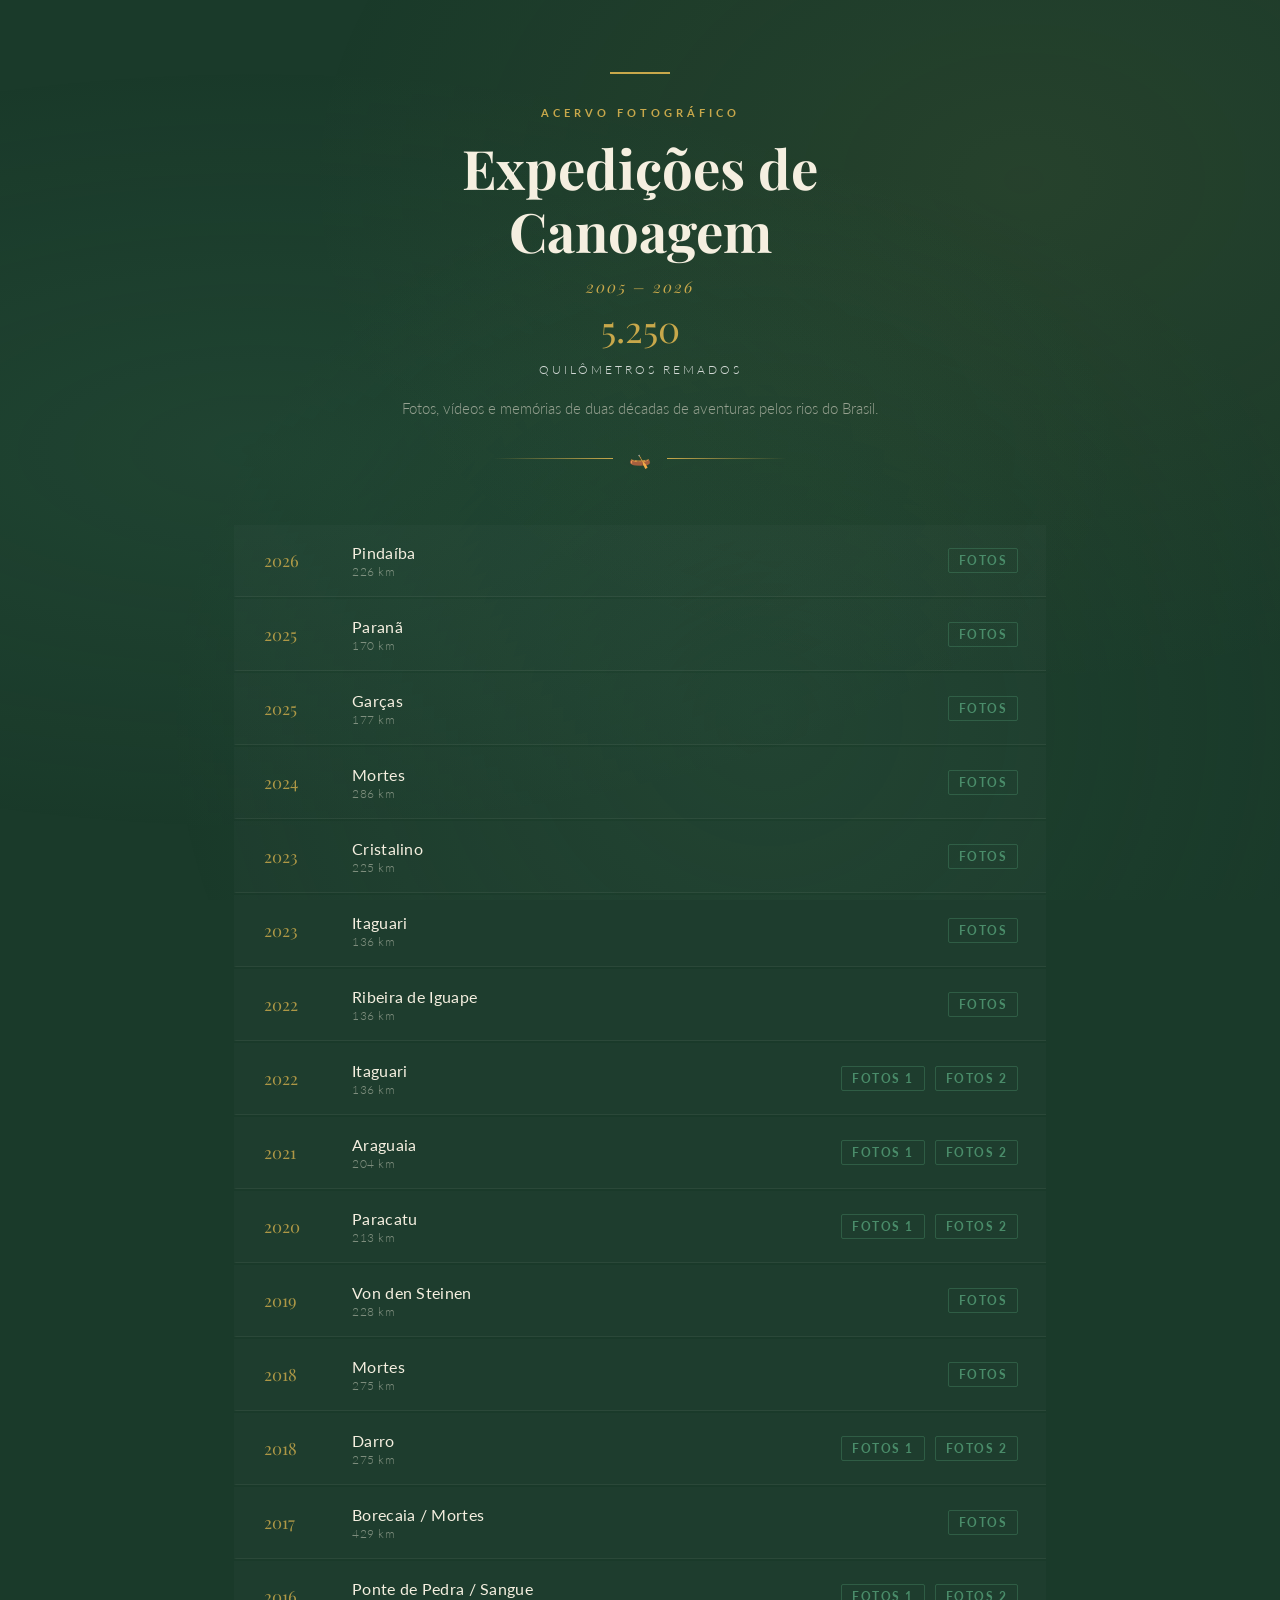
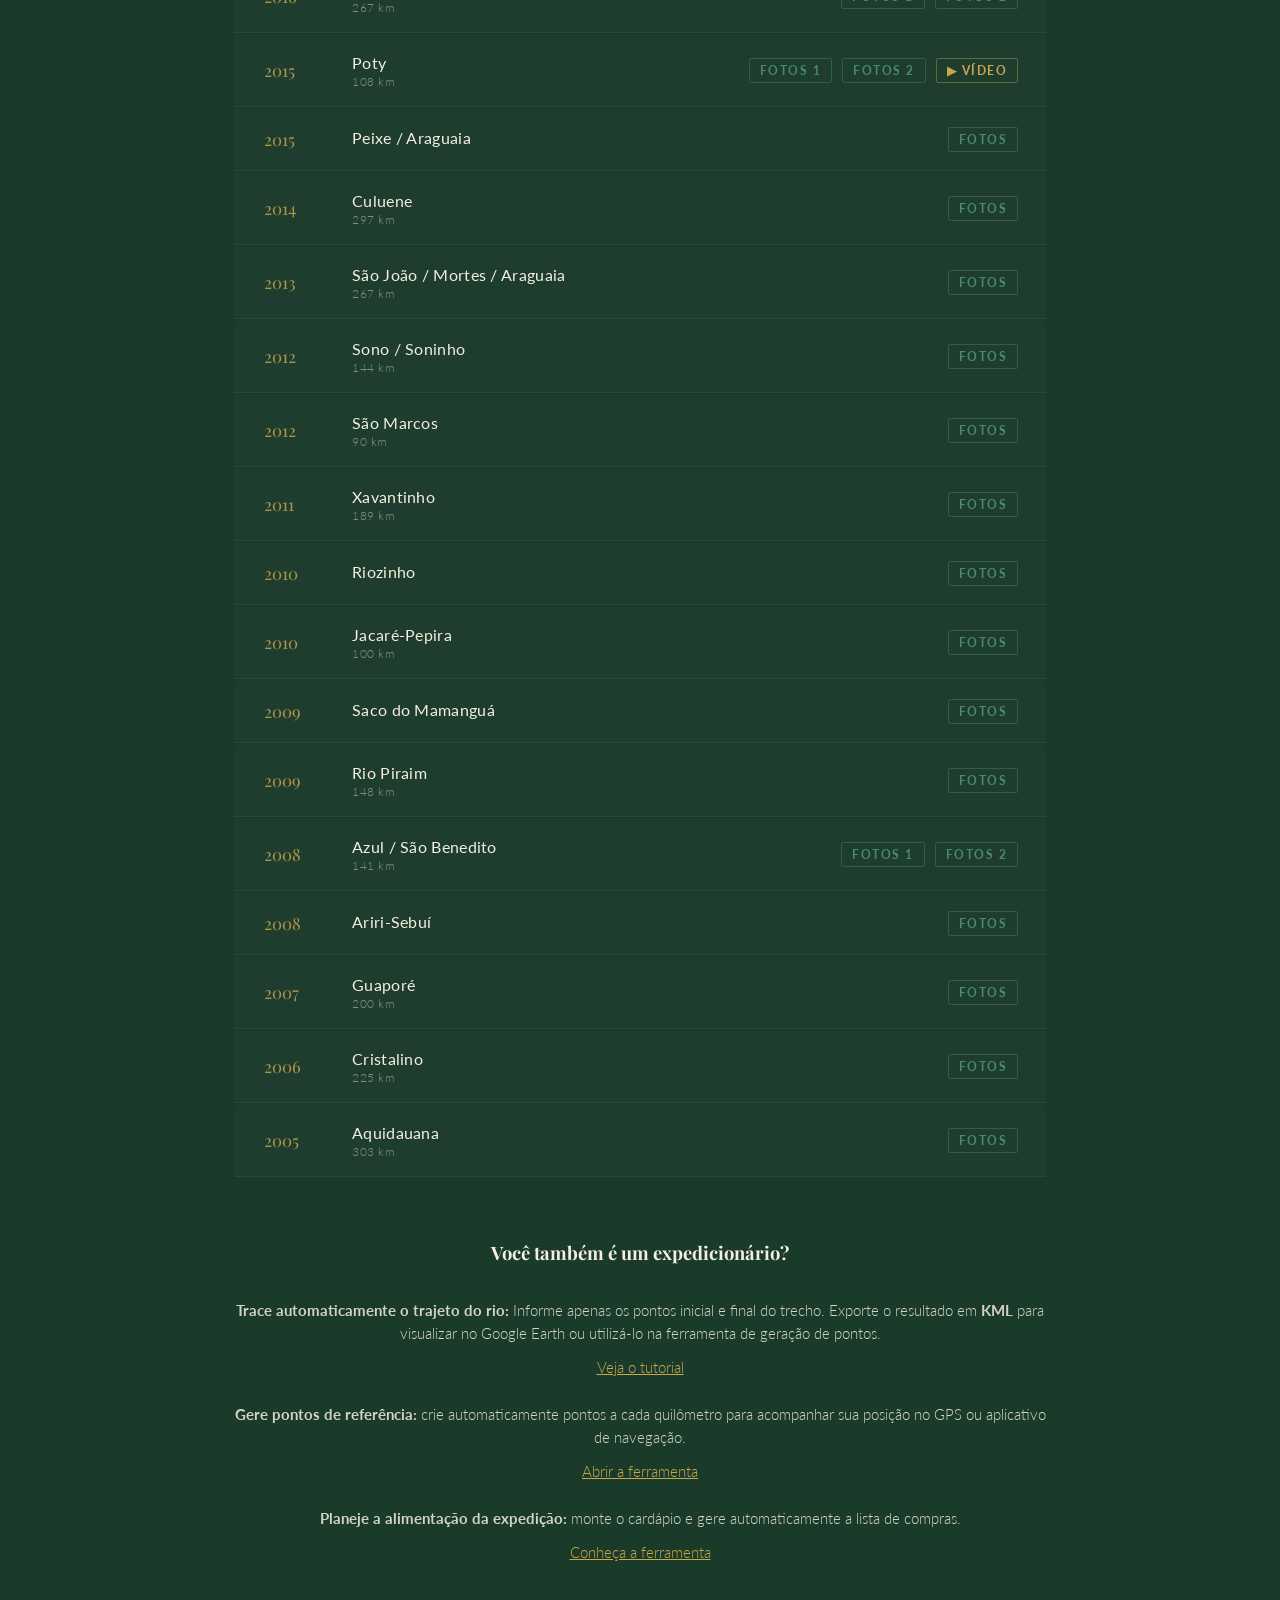
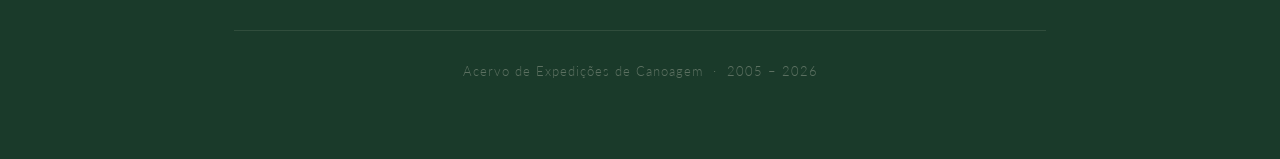
<file: index.html>
<!DOCTYPE html>
<html lang="pt-BR">

<head>
    <meta charset="UTF-8">
    <meta name="viewport" content="width=device-width, initial-scale=1.0">
    <title>Acervo de Expedições de Canoagem</title>
    <link href="https://fonts.googleapis.com/css2?family=Playfair+Display:ital,wght@0,400;0,700;1,400&family=Lato:wght@300;400;700&display=swap" rel="stylesheet">
    <link rel="stylesheet" href="css/index.css">
</head>

<body>
    <div class="container">

        <header>
            <div class="header-line"></div>
            <div class="header-eyebrow">Acervo fotográfico</div>
            <h1>Expedições de<br>Canoagem</h1>
            <div class="header-anos">2005 – 2026</div>
            <div class="header-stats">
                <div style="font-size:2.3rem;color:var(--dourado);font-family:'Playfair Display',serif;">
                    5.250
                </div>
                <div style="font-size:0.75rem;letter-spacing:3px;text-transform:uppercase;">
                    Quilômetros remados
                </div>
            </div>
            <p class="header-desc">Fotos, vídeos e memórias de duas décadas de aventuras pelos rios do Brasil.</p>
            <div class="header-ornament">
                <div class="ornament-line"></div>
                <div class="ornament-icon">🛶</div>
                <div class="ornament-line right"></div>
            </div>
        </header>

        <div class="expeditions-grid">

            <div class="expedition-item">
                <span class="exp-year">2026</span>
                <div class="exp-info">
                    <span class="exp-name">Pindaíba</span>
                    <span class="exp-distance">226 km</span>
                </div>
                <div class="exp-links">
                    <a class="exp-link" href="https://photos.app.goo.gl/m9v47YQHUEsN6g4j7" target="_blank">Fotos</a>
                </div>
            </div>

            <div class="expedition-item">
                <span class="exp-year">2025</span>
                <div class="exp-info">
                    <span class="exp-name">Paranã</span>
                    <span class="exp-distance">170 km</span>
                </div>
                <div class="exp-links">
                    <a class="exp-link" href="https://photos.app.goo.gl/DyRYqkpv8MAnPJQ5A" target="_blank">Fotos</a>
                </div>
            </div>

            <div class="expedition-item">
                <span class="exp-year">2025</span>
                <div class="exp-info">
                    <span class="exp-name">Garças</span>
                    <span class="exp-distance">177 km</span>
                </div>
                <div class="exp-links">
                    <a class="exp-link" href="https://photos.app.goo.gl/UR3LvD22ki93mKbQ8" target="_blank">Fotos</a>
                </div>
            </div>

            <div class="expedition-item">
                <span class="exp-year">2024</span>
                <div class="exp-info">
                    <span class="exp-name">Mortes</span>
                    <span class="exp-distance">286 km</span>
                </div>
                <div class="exp-links">
                    <a class="exp-link" href="https://photos.app.goo.gl/uyjTkDUnoEy2aUme9" target="_blank">Fotos</a>
                </div>
            </div>

            <div class="expedition-item">
                <span class="exp-year">2023</span>
                <div class="exp-info">
                    <span class="exp-name">Cristalino</span>
                    <span class="exp-distance">225 km</span>
                </div>
                <div class="exp-links">
                    <a class="exp-link" href="https://photos.app.goo.gl/HfRaPcPBHWZJnwCd9" target="_blank">Fotos</a>
                </div>
            </div>

            <div class="expedition-item">
                <span class="exp-year">2023</span>
                <div class="exp-info">
                    <span class="exp-name">Itaguari</span>
                    <span class="exp-distance">136 km</span>
                </div>
                <div class="exp-links">
                    <a class="exp-link" href="https://photos.app.goo.gl/9ZM7ihvPqLXBNMGN9" target="_blank">Fotos</a>
                </div>
            </div>

            <div class="expedition-item">
                <span class="exp-year">2022</span>
                <div class="exp-info">
                    <span class="exp-name">Ribeira de Iguape</span>
                    <span class="exp-distance">136 km</span>
                </div>
                <div class="exp-links">
                    <a class="exp-link" href="https://photos.app.goo.gl/zvNReesDEYcqHHKM9" target="_blank">Fotos</a>
                </div>
            </div>

            <div class="expedition-item">
                <span class="exp-year">2022</span>
                <div class="exp-info">
                    <span class="exp-name">Itaguari</span>
                    <span class="exp-distance">136 km</span>
                </div>
                <div class="exp-links">
                    <a class="exp-link" href="https://photos.app.goo.gl/89jy46BPt4EvnwqKA" target="_blank">Fotos 1</a>
                    <a class="exp-link" href="https://photos.app.goo.gl/bTAGxEXSX6N8avP66" target="_blank">Fotos 2</a>
                </div>
            </div>

            <div class="expedition-item">
                <span class="exp-year">2021</span>
                <div class="exp-info">
                    <span class="exp-name">Araguaia</span>
                    <span class="exp-distance">204 km</span>
                </div>
                <div class="exp-links">
                    <a class="exp-link" href="https://photos.app.goo.gl/kb1BboUAmhTsWbC87" target="_blank">Fotos 1</a>
                    <a class="exp-link" href="https://photos.app.goo.gl/MrUh2fDmd6QWYtRv7" target="_blank">Fotos 2</a>
                </div>
            </div>

            <div class="expedition-item">
                <span class="exp-year">2020</span>
                <div class="exp-info">
                    <span class="exp-name">Paracatu</span>
                    <span class="exp-distance">213 km</span>
                </div>
                <div class="exp-links">
                    <a class="exp-link" href="https://photos.app.goo.gl/4knHjHYUZtkJJ9MV6" target="_blank">Fotos 1</a>
                    <a class="exp-link" href="https://photos.app.goo.gl/vZLcXkLYufs4cEvV6" target="_blank">Fotos 2</a>
                </div>
            </div>

            <div class="expedition-item">
                <span class="exp-year">2019</span>
                <div class="exp-info">
                    <span class="exp-name">Von den Steinen</span>
                    <span class="exp-distance">228 km</span>
                </div>
                <div class="exp-links">
                    <a class="exp-link" href="https://photos.app.goo.gl/S7rGKEp4Vqud6LMJ7" target="_blank">Fotos</a>
                </div>
            </div>

            <div class="expedition-item">
                <span class="exp-year">2018</span>
                <div class="exp-info">
                    <span class="exp-name">Mortes</span>
                    <span class="exp-distance">275 km</span>
                </div>
                <div class="exp-links">
                    <a class="exp-link" href="https://photos.app.goo.gl/ms8rifiNUSxWVVWm7" target="_blank">Fotos</a>
                </div>
            </div>

            <div class="expedition-item">
                <span class="exp-year">2018</span>
                <div class="exp-info">
                    <span class="exp-name">Darro</span>
                    <span class="exp-distance">275 km</span>
                </div>
                <div class="exp-links">
                    <a class="exp-link" href="https://photos.app.goo.gl/ZwB79SADoG4itPw28" target="_blank">Fotos 1</a>
                    <a class="exp-link" href="https://photos.app.goo.gl/5dcUvqsG5TUX3bADA" target="_blank">Fotos 2</a>
                </div>
            </div>

            <div class="expedition-item">
                <span class="exp-year">2017</span>
                <div class="exp-info">
                    <span class="exp-name">Borecaia / Mortes</span>
                    <span class="exp-distance">429 km</span>
                </div>
                <div class="exp-links">
                    <a class="exp-link" href="https://photos.app.goo.gl/M82o2D0hXvsnNRkP2" target="_blank">Fotos</a>
                </div>
            </div>

            <div class="expedition-item">
                <span class="exp-year">2016</span>
                <div class="exp-info">
                    <span class="exp-name">Ponte de Pedra / Sangue</span>
                    <span class="exp-distance">267 km</span>
                </div>
                <div class="exp-links">
                    <a class="exp-link" href="https://photos.app.goo.gl/togx7EcDFhQzoZAQ8" target="_blank">Fotos 1</a>
                    <a class="exp-link" href="https://photos.app.goo.gl/5KssFTd15VfbUk2Y9" target="_blank">Fotos 2</a>
                </div>
            </div>

            <div class="expedition-item">
                <span class="exp-year">2015</span>
                <div class="exp-info">
                    <span class="exp-name">Poty</span>
                    <span class="exp-distance">108 km</span>
                </div>
                <div class="exp-links">
                    <a class="exp-link" href="https://photos.app.goo.gl/yxqR5dMR9TVwUP3d6" target="_blank">Fotos 1</a>
                    <a class="exp-link" href="https://photos.app.goo.gl/fs1KAXpQHvMyzT86A" target="_blank">Fotos 2</a>
                    <a class="exp-link video" href="https://vimeo.com/130828485" target="_blank">▶ Vídeo</a>
                </div>
            </div>

            <div class="expedition-item">
                <span class="exp-year">2015</span>
                <div class="exp-info">
                    <span class="exp-name">Peixe / Araguaia</span>
                    <span class="exp-distance"></span>
                </div>
                <div class="exp-links">
                    <a class="exp-link" href="https://goo.gl/photos/z7FJrwnPuCch7qSb9" target="_blank">Fotos</a>
                </div>
            </div>

            <div class="expedition-item">
                <span class="exp-year">2014</span>
                <div class="exp-info">
                    <span class="exp-name">Culuene</span>
                    <span class="exp-distance">297 km</span>
                </div>
                <div class="exp-links">
                    <a class="exp-link" href="https://photos.app.goo.gl/xWeLgeG8LHFQ4WCA6" target="_blank">Fotos</a>
                </div>
            </div>

            <div class="expedition-item">
                <span class="exp-year">2013</span>
                <div class="exp-info">
                    <span class="exp-name">São João / Mortes / Araguaia</span>
                    <span class="exp-distance">267 km</span>
                </div>
                <div class="exp-links">
                    <a class="exp-link" href="https://photos.app.goo.gl/2LrCK5eBKgw5pi1F7" target="_blank">Fotos</a>
                </div>
            </div>

            <div class="expedition-item">
                <span class="exp-year">2012</span>
                <div class="exp-info">
                    <span class="exp-name">Sono / Soninho</span>
                    <span class="exp-distance">144 km</span>
                </div>
                <div class="exp-links">
                    <a class="exp-link" href="https://goo.gl/photos/wistmKkBZjPVUen86" target="_blank">Fotos</a>
                </div>
            </div>

            <div class="expedition-item">
                <span class="exp-year">2012</span>
                <div class="exp-info">
                    <span class="exp-name">São Marcos</span>
                    <span class="exp-distance">90 km</span>
                </div>
                <div class="exp-links">
                    <a class="exp-link" href="https://photos.app.goo.gl/DwHQTTXSjPXovUgu5" target="_blank">Fotos</a>
                </div>
            </div>

            <div class="expedition-item">
                <span class="exp-year">2011</span>
                <div class="exp-info">
                    <span class="exp-name">Xavantinho</span>
                    <span class="exp-distance">189 km</span>
                </div>
                <div class="exp-links">
                    <a class="exp-link" href="https://goo.gl/photos/EeXbLpGmJN8E6BH46" target="_blank">Fotos</a>
                </div>
            </div>

            <div class="expedition-item">
                <span class="exp-year">2010</span>
                <div class="exp-info">
                    <span class="exp-name">Riozinho</span>
                    <span class="exp-distance"></span>
                </div>
                <div class="exp-links">
                    <a class="exp-link" href="https://photos.app.goo.gl/NenxjAC2cfAWijgn7" target="_blank">Fotos</a>
                </div>
            </div>

            <div class="expedition-item">
                <span class="exp-year">2010</span>
                <div class="exp-info">
                    <span class="exp-name">Jacaré-Pepira</span>
                    <span class="exp-distance">100 km</span>
                </div>
                <div class="exp-links">
                    <a class="exp-link" href="https://photos.app.goo.gl/qzBr225b5j5mZPQp6" target="_blank">Fotos</a>
                </div>
            </div>

            <div class="expedition-item">
                <span class="exp-year">2009</span>
                <div class="exp-info">
                    <span class="exp-name">Saco do Mamanguá</span>
                    <span class="exp-distance"></span>
                </div>
                <div class="exp-links">
                    <a class="exp-link" href="https://photos.app.goo.gl/JgRmRMt6TnrGEkGG9" target="_blank">Fotos</a>
                </div>
            </div>

            <div class="expedition-item">
                <span class="exp-year">2009</span>
                <div class="exp-info">
                    <span class="exp-name">Rio Piraim</span>
                    <span class="exp-distance">148 km</span>
                </div>
                <div class="exp-links">
                    <a class="exp-link" href="https://photos.app.goo.gl/pK6S1UVzhmqF3j4D8" target="_blank">Fotos</a>
                </div>
            </div>

            <div class="expedition-item">
                <span class="exp-year">2008</span>
                <div class="exp-info">
                    <span class="exp-name">Azul / São Benedito</span>
                    <span class="exp-distance">141 km</span>
                </div>
                <div class="exp-links">
                    <a class="exp-link" href="https://goo.gl/photos/HiXSYeYApEwK4rWi7" target="_blank">Fotos 1</a>
                    <a class="exp-link" href="https://photos.app.goo.gl/nvSxuikYibEsEFby5" target="_blank">Fotos 2</a>
                </div>
            </div>

            <div class="expedition-item">
                <span class="exp-year">2008</span>
                <div class="exp-info">
                    <span class="exp-name">Ariri-Sebuí</span>
                    <span class="exp-distance"></span>
                </div>
                <div class="exp-links">
                    <a class="exp-link" href="https://photos.app.goo.gl/Vctr5ZGRqvKuKgKZ9" target="_blank">Fotos</a>
                </div>
            </div>

            <div class="expedition-item">
                <span class="exp-year">2007</span>
                <div class="exp-info">
                    <span class="exp-name">Guaporé</span>
                    <span class="exp-distance">200 km</span>
                </div>
                <div class="exp-links">
                    <a class="exp-link" href="https://goo.gl/photos/b6JsruB59MyX21857" target="_blank">Fotos</a>
                </div>
            </div>

            <div class="expedition-item">
                <span class="exp-year">2006</span>
                <div class="exp-info">
                    <span class="exp-name">Cristalino</span>
                    <span class="exp-distance">225 km</span>
                </div>
                <div class="exp-links">
                    <a class="exp-link" href="https://photos.app.goo.gl/tcVBaVaHgmfpk3ND9" target="_blank">Fotos</a>
                </div>
            </div>

            <div class="expedition-item">
                <span class="exp-year">2005</span>
                <div class="exp-info">
                    <span class="exp-name">Aquidauana</span>
                    <span class="exp-distance">303 km</span>
                </div>
                <div class="exp-links">
                    <a class="exp-link" href="https://photos.app.goo.gl/2y8y6T2FN9wakmce8" target="_blank">Fotos</a>
                </div>
            </div>

        </div>

        <div class="utilitario">
            <p class="utilitario-titulo">Você também é um expedicionário?</p>

             <p class="utilitario-texto"><br />
                <strong>Trace automaticamente o trajeto do rio:</strong> Informe apenas os pontos inicial e final do trecho. Exporte o resultado
                em <strong>KML</strong> para visualizar no Google Earth ou utilizá-lo na ferramenta de geração de pontos. 
            </p>

            <a href="tutorial-brouter.html" target="_blank">Veja o tutorial</a>

            <p class="utilitario-texto"><br />
                <strong>Gere pontos de referência:</strong> crie automaticamente pontos a cada quilômetro para acompanhar sua posição no GPS ou aplicativo de navegação.
            </p>

            <a href="tratakml.html" target="_blank">Abrir a ferramenta</a>

            <p class="utilitario-texto"><br /> 
                <strong>Planeje a alimentação da expedição:</strong> monte o cardápio e gere automaticamente a lista de compras.
            </p>

            <a href="cardapio.html" target="_blank">Conheça a ferramenta</a>
        </div>

        <footer>
            <p>Acervo de Expedições de Canoagem &nbsp;·&nbsp; 2005 – 2026</p>
        </footer>
    </div>
</body>

</html>
</file>
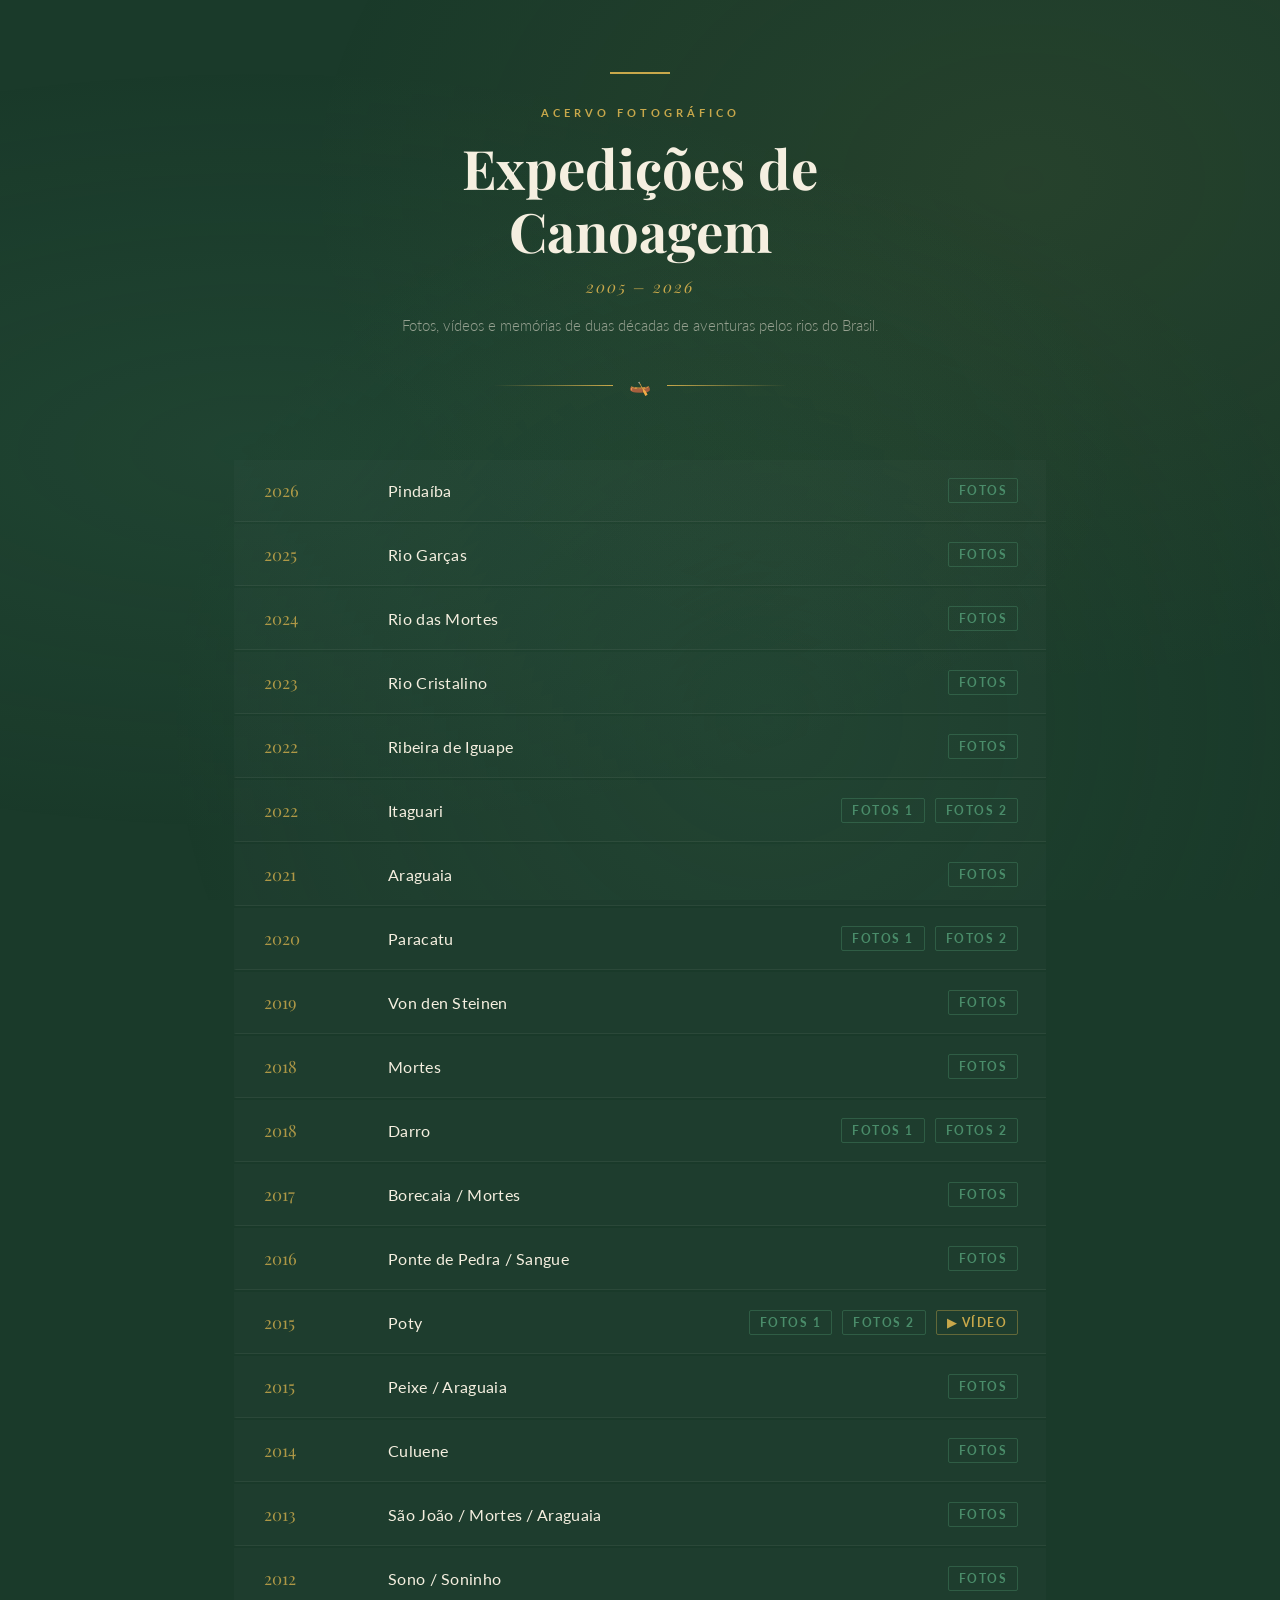
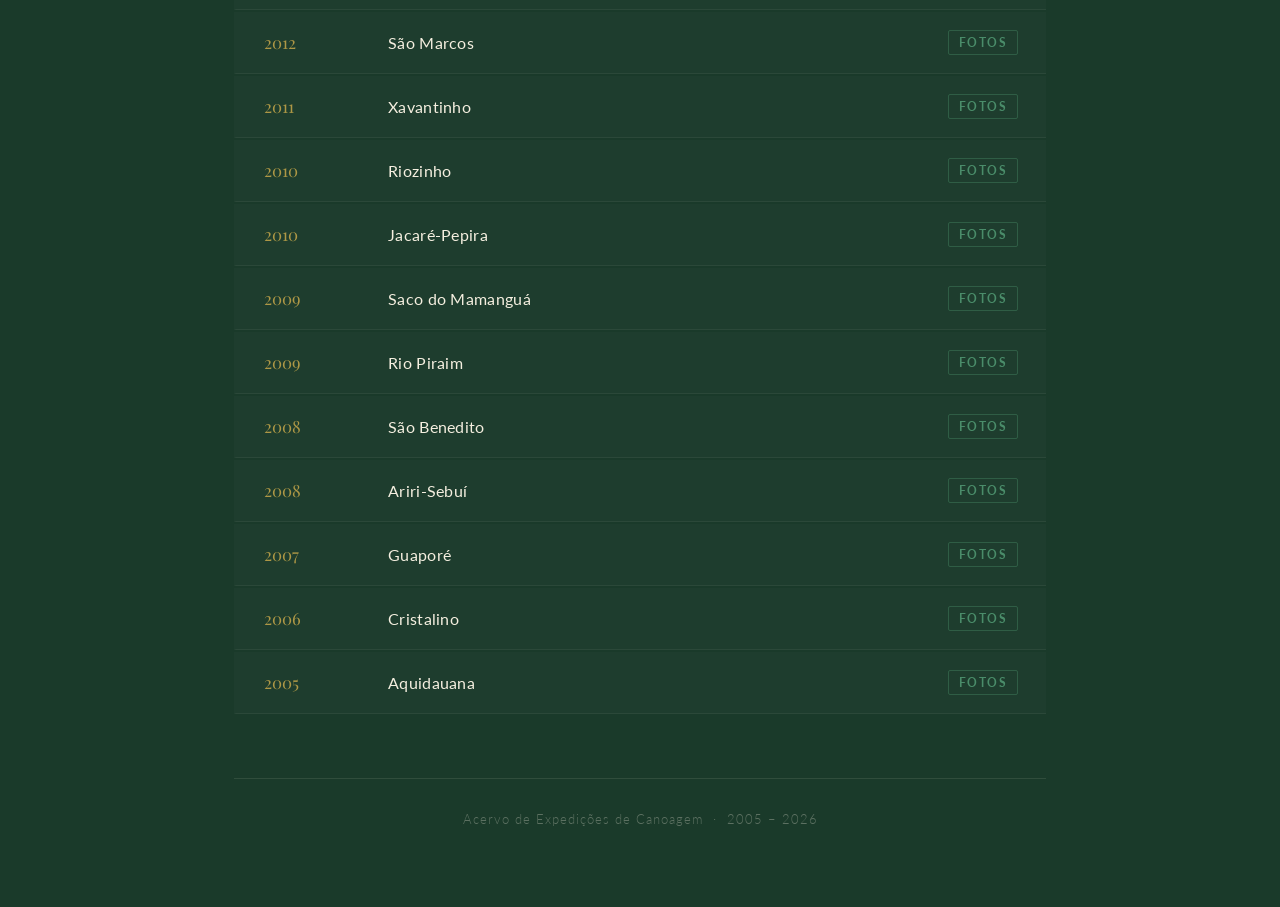
<file: acervo-canoagem.html>
<!DOCTYPE html>
<html lang="pt-BR">
<head>
<meta charset="UTF-8">
<meta name="viewport" content="width=device-width, initial-scale=1.0">
<title>Acervo de Expedições de Canoagem</title>
<link href="https://fonts.googleapis.com/css2?family=Playfair+Display:ital,wght@0,400;0,700;1,400&family=Lato:wght@300;400;700&display=swap" rel="stylesheet">
<style>
  :root {
    --verde-escuro: #1a3a2a;
    --verde-medio: #2d5a3d;
    --verde-agua: #4a8c6a;
    --dourado: #c8a84b;
    --bege: #f5efe0;
    --texto: #1a2a1e;
    --texto-suave: #4a5e50;
  }

  * { margin: 0; padding: 0; box-sizing: border-box; }

  body {
    background-color: var(--verde-escuro);
    color: var(--bege);
    font-family: 'Lato', sans-serif;
    font-weight: 300;
    min-height: 100vh;
    overflow-x: hidden;
  }

  /* Fundo com textura */
  body::before {
    content: '';
    position: fixed;
    inset: 0;
    background:
      radial-gradient(ellipse at 20% 50%, rgba(74,140,106,0.12) 0%, transparent 60%),
      radial-gradient(ellipse at 80% 20%, rgba(200,168,75,0.07) 0%, transparent 50%),
      radial-gradient(ellipse at 60% 80%, rgba(45,90,61,0.2) 0%, transparent 55%);
    pointer-events: none;
    z-index: 0;
  }

  .container {
    position: relative;
    z-index: 1;
    max-width: 860px;
    margin: 0 auto;
    padding: 0 24px 80px;
  }

  /* HEADER */
  header {
    text-align: center;
    padding: 72px 0 56px;
    position: relative;
  }

  .header-line {
    width: 60px;
    height: 2px;
    background: var(--dourado);
    margin: 0 auto 32px;
    opacity: 0;
    animation: fadeUp 0.8s ease forwards 0.2s;
  }

  .header-eyebrow {
    font-family: 'Lato', sans-serif;
    font-weight: 700;
    font-size: 11px;
    letter-spacing: 4px;
    text-transform: uppercase;
    color: var(--dourado);
    opacity: 0;
    animation: fadeUp 0.8s ease forwards 0.3s;
  }

  h1 {
    font-family: 'Playfair Display', serif;
    font-size: clamp(2.2rem, 5vw, 3.4rem);
    font-weight: 700;
    line-height: 1.15;
    color: var(--bege);
    margin: 18px 0 14px;
    opacity: 0;
    animation: fadeUp 0.9s ease forwards 0.4s;
  }

  .header-anos {
    font-family: 'Playfair Display', serif;
    font-style: italic;
    font-size: 1rem;
    color: var(--dourado);
    letter-spacing: 2px;
    opacity: 0;
    animation: fadeUp 0.9s ease forwards 0.5s;
  }

  .header-desc {
    font-size: 0.95rem;
    color: rgba(245,239,224,0.55);
    margin-top: 16px;
    line-height: 1.7;
    opacity: 0;
    animation: fadeUp 0.9s ease forwards 0.6s;
  }

  .header-ornament {
    display: flex;
    align-items: center;
    justify-content: center;
    gap: 16px;
    margin-top: 36px;
    opacity: 0;
    animation: fadeUp 0.8s ease forwards 0.7s;
  }
  .ornament-line { flex: 1; max-width: 120px; height: 1px; background: linear-gradient(90deg, transparent, var(--dourado)); }
  .ornament-line.right { background: linear-gradient(90deg, var(--dourado), transparent); }
  .ornament-icon { color: var(--dourado); font-size: 1.1rem; }

  /* GRID DE EXPEDIÇÕES */
  .expeditions-grid {
    display: grid;
    gap: 2px;
    margin-top: 8px;
  }

  .expedition-item {
    display: grid;
    grid-template-columns: 100px 1fr auto;
    align-items: center;
    gap: 0 24px;
    padding: 18px 28px;
    border-left: 2px solid transparent;
    transition: all 0.25s ease;
    opacity: 0;
    animation: fadeUp 0.6s ease forwards;
    border-bottom: 1px solid rgba(245,239,224,0.06);
    background: rgba(255,255,255,0.02);
  }

  .expedition-item:hover {
    border-left-color: var(--dourado);
    background: rgba(200,168,75,0.06);
    transform: translateX(4px);
  }

  .exp-year {
    font-family: 'Playfair Display', serif;
    font-size: 1.05rem;
    font-weight: 400;
    color: var(--dourado);
    opacity: 0.85;
    white-space: nowrap;
  }

  .exp-name {
    font-size: 1rem;
    font-weight: 400;
    color: var(--bege);
    letter-spacing: 0.3px;
  }

  .exp-links {
    display: flex;
    gap: 10px;
    flex-wrap: wrap;
    justify-content: flex-end;
  }

  .exp-link {
    font-size: 0.75rem;
    font-weight: 700;
    letter-spacing: 1.5px;
    text-transform: uppercase;
    color: var(--verde-agua);
    text-decoration: none;
    border: 1px solid rgba(74,140,106,0.4);
    padding: 4px 10px;
    border-radius: 2px;
    transition: all 0.2s ease;
    white-space: nowrap;
  }

  .exp-link:hover {
    background: var(--verde-agua);
    color: var(--verde-escuro);
    border-color: var(--verde-agua);
  }

  .exp-link.video {
    color: var(--dourado);
    border-color: rgba(200,168,75,0.4);
  }
  .exp-link.video:hover {
    background: var(--dourado);
    color: var(--verde-escuro);
    border-color: var(--dourado);
  }

  /* ANIMAÇÕES por linha */
  .expedition-item:nth-child(1)  { animation-delay: 0.10s }
  .expedition-item:nth-child(2)  { animation-delay: 0.14s }
  .expedition-item:nth-child(3)  { animation-delay: 0.18s }
  .expedition-item:nth-child(4)  { animation-delay: 0.22s }
  .expedition-item:nth-child(5)  { animation-delay: 0.26s }
  .expedition-item:nth-child(6)  { animation-delay: 0.30s }
  .expedition-item:nth-child(7)  { animation-delay: 0.34s }
  .expedition-item:nth-child(8)  { animation-delay: 0.38s }
  .expedition-item:nth-child(9)  { animation-delay: 0.42s }
  .expedition-item:nth-child(10) { animation-delay: 0.46s }
  .expedition-item:nth-child(11) { animation-delay: 0.50s }
  .expedition-item:nth-child(12) { animation-delay: 0.54s }
  .expedition-item:nth-child(13) { animation-delay: 0.58s }
  .expedition-item:nth-child(14) { animation-delay: 0.62s }
  .expedition-item:nth-child(15) { animation-delay: 0.66s }
  .expedition-item:nth-child(16) { animation-delay: 0.70s }
  .expedition-item:nth-child(17) { animation-delay: 0.74s }
  .expedition-item:nth-child(18) { animation-delay: 0.78s }
  .expedition-item:nth-child(19) { animation-delay: 0.82s }
  .expedition-item:nth-child(20) { animation-delay: 0.86s }
  .expedition-item:nth-child(21) { animation-delay: 0.90s }
  .expedition-item:nth-child(22) { animation-delay: 0.94s }
  .expedition-item:nth-child(23) { animation-delay: 0.98s }
  .expedition-item:nth-child(24) { animation-delay: 1.02s }
  .expedition-item:nth-child(25) { animation-delay: 1.06s }
  .expedition-item:nth-child(26) { animation-delay: 1.10s }
  .expedition-item:nth-child(27) { animation-delay: 1.14s }
  .expedition-item:nth-child(28) { animation-delay: 1.18s }
  .expedition-item:nth-child(29) { animation-delay: 1.22s }

  @keyframes fadeUp {
    from { opacity: 0; transform: translateY(14px); }
    to   { opacity: 1; transform: translateY(0); }
  }

  /* FOOTER */
  footer {
    text-align: center;
    margin-top: 64px;
    padding-top: 32px;
    border-top: 1px solid rgba(245,239,224,0.1);
    font-size: 0.8rem;
    color: rgba(245,239,224,0.3);
    letter-spacing: 1px;
  }

  /* RESPONSIVE */
  @media (max-width: 600px) {
    .expedition-item {
      grid-template-columns: 80px 1fr;
      grid-template-rows: auto auto;
      padding: 14px 16px;
    }
    .exp-links {
      grid-column: 1 / -1;
      justify-content: flex-start;
      margin-top: 8px;
    }
  }
</style>
</head>
<body>
<div class="container">

  <header>
    <div class="header-line"></div>
    <div class="header-eyebrow">Acervo fotográfico</div>
    <h1>Expedições de<br>Canoagem</h1>
    <div class="header-anos">2005 – 2026</div>
    <p class="header-desc">Fotos, vídeos e memórias de duas décadas de aventuras pelos rios do Brasil.</p>
    <div class="header-ornament">
      <div class="ornament-line"></div>
      <div class="ornament-icon">🛶</div>
      <div class="ornament-line right"></div>
    </div>
  </header>

  <div class="expeditions-grid">

    <div class="expedition-item">
      <span class="exp-year">2026</span>
      <span class="exp-name">Pindaíba</span>
      <div class="exp-links">
        <a class="exp-link" href="https://photos.app.goo.gl/m9v47YQHUEsN6g4j7" target="_blank">Fotos</a>
      </div>
    </div>

    <div class="expedition-item">
      <span class="exp-year">2025</span>
      <span class="exp-name">Rio Garças</span>
      <div class="exp-links">
        <a class="exp-link" href="https://photos.app.goo.gl/UR3LvD22ki93mKbQ8" target="_blank">Fotos</a>
      </div>
    </div>

    <div class="expedition-item">
      <span class="exp-year">2024</span>
      <span class="exp-name">Rio das Mortes</span>
      <div class="exp-links">
        <a class="exp-link" href="https://photos.app.goo.gl/uyjTkDUnoEy2aUme9" target="_blank">Fotos</a>
      </div>
    </div>

    <div class="expedition-item">
      <span class="exp-year">2023</span>
      <span class="exp-name">Rio Cristalino</span>
      <div class="exp-links">
        <a class="exp-link" href="https://photos.app.goo.gl/HfRaPcPBHWZJnwCd9" target="_blank">Fotos</a>
      </div>
    </div>

    <div class="expedition-item">
      <span class="exp-year">2022</span>
      <span class="exp-name">Ribeira de Iguape</span>
      <div class="exp-links">
        <a class="exp-link" href="https://photos.app.goo.gl/zvNReesDEYcqHHKM9" target="_blank">Fotos</a>
      </div>
    </div>

    <div class="expedition-item">
      <span class="exp-year">2022</span>
      <span class="exp-name">Itaguari</span>
      <div class="exp-links">
        <a class="exp-link" href="https://photos.app.goo.gl/89jy46BPt4EvnwqKA" target="_blank">Fotos 1</a>
        <a class="exp-link" href="https://photos.app.goo.gl/bTAGxEXSX6N8avP66" target="_blank">Fotos 2</a>
      </div>
    </div>

    <div class="expedition-item">
      <span class="exp-year">2021</span>
      <span class="exp-name">Araguaia</span>
      <div class="exp-links">
        <a class="exp-link" href="https://photos.app.goo.gl/kb1BboUAmhTsWbC87" target="_blank">Fotos</a>
      </div>
    </div>

    <div class="expedition-item">
      <span class="exp-year">2020</span>
      <span class="exp-name">Paracatu</span>
      <div class="exp-links">
        <a class="exp-link" href="https://photos.app.goo.gl/4knHjHYUZtkJJ9MV6" target="_blank">Fotos 1</a>
        <a class="exp-link" href="https://photos.app.goo.gl/vZLcXkLYufs4cEvV6" target="_blank">Fotos 2</a>
      </div>
    </div>

    <div class="expedition-item">
      <span class="exp-year">2019</span>
      <span class="exp-name">Von den Steinen</span>
      <div class="exp-links">
        <a class="exp-link" href="https://photos.app.goo.gl/S7rGKEp4Vqud6LMJ7" target="_blank">Fotos</a>
      </div>
    </div>

    <div class="expedition-item">
      <span class="exp-year">2018</span>
      <span class="exp-name">Mortes</span>
      <div class="exp-links">
        <a class="exp-link" href="https://photos.app.goo.gl/ms8rifiNUSxWVVWm7" target="_blank">Fotos</a>
      </div>
    </div>

    <div class="expedition-item">
      <span class="exp-year">2018</span>
      <span class="exp-name">Darro</span>
      <div class="exp-links">
        <a class="exp-link" href="https://photos.app.goo.gl/ZwB79SADoG4itPw28" target="_blank">Fotos 1</a>
        <a class="exp-link" href="https://photos.app.goo.gl/5dcUvqsG5TUX3bADA" target="_blank">Fotos 2</a>
      </div>
    </div>

    <div class="expedition-item">
      <span class="exp-year">2017</span>
      <span class="exp-name">Borecaia / Mortes</span>
      <div class="exp-links">
        <a class="exp-link" href="https://photos.app.goo.gl/M82o2D0hXvsnNRkP2" target="_blank">Fotos</a>
      </div>
    </div>

    <div class="expedition-item">
      <span class="exp-year">2016</span>
      <span class="exp-name">Ponte de Pedra / Sangue</span>
      <div class="exp-links">
        <a class="exp-link" href="https://photos.app.goo.gl/togx7EcDFhQzoZAQ8" target="_blank">Fotos</a>
      </div>
    </div>

    <div class="expedition-item">
      <span class="exp-year">2015</span>
      <span class="exp-name">Poty</span>
      <div class="exp-links">
        <a class="exp-link" href="https://photos.app.goo.gl/yxqR5dMR9TVwUP3d6" target="_blank">Fotos 1</a>
        <a class="exp-link" href="https://photos.app.goo.gl/fs1KAXpQHvMyzT86A" target="_blank">Fotos 2</a>
        <a class="exp-link video" href="https://vimeo.com/130828485" target="_blank">▶ Vídeo</a>
      </div>
    </div>

    <div class="expedition-item">
      <span class="exp-year">2015</span>
      <span class="exp-name">Peixe / Araguaia</span>
      <div class="exp-links">
        <a class="exp-link" href="https://goo.gl/photos/z7FJrwnPuCch7qSb9" target="_blank">Fotos</a>
      </div>
    </div>

    <div class="expedition-item">
      <span class="exp-year">2014</span>
      <span class="exp-name">Culuene</span>
      <div class="exp-links">
        <a class="exp-link" href="https://photos.app.goo.gl/xWeLgeG8LHFQ4WCA6" target="_blank">Fotos</a>
      </div>
    </div>

    <div class="expedition-item">
      <span class="exp-year">2013</span>
      <span class="exp-name">São João / Mortes / Araguaia</span>
      <div class="exp-links">
        <a class="exp-link" href="https://photos.app.goo.gl/2LrCK5eBKgw5pi1F7" target="_blank">Fotos</a>
      </div>
    </div>

    <div class="expedition-item">
      <span class="exp-year">2012</span>
      <span class="exp-name">Sono / Soninho</span>
      <div class="exp-links">
        <a class="exp-link" href="https://goo.gl/photos/wistmKkBZjPVUen86" target="_blank">Fotos</a>
      </div>
    </div>

    <div class="expedition-item">
      <span class="exp-year">2012</span>
      <span class="exp-name">São Marcos</span>
      <div class="exp-links">
        <a class="exp-link" href="https://photos.app.goo.gl/DwHQTTXSjPXovUgu5" target="_blank">Fotos</a>
      </div>
    </div>

    <div class="expedition-item">
      <span class="exp-year">2011</span>
      <span class="exp-name">Xavantinho</span>
      <div class="exp-links">
        <a class="exp-link" href="https://goo.gl/photos/EeXbLpGmJN8E6BH46" target="_blank">Fotos</a>
      </div>
    </div>

    <div class="expedition-item">
      <span class="exp-year">2010</span>
      <span class="exp-name">Riozinho</span>
      <div class="exp-links">
        <a class="exp-link" href="https://photos.app.goo.gl/NenxjAC2cfAWijgn7" target="_blank">Fotos</a>
      </div>
    </div>

    <div class="expedition-item">
      <span class="exp-year">2010</span>
      <span class="exp-name">Jacaré-Pepira</span>
      <div class="exp-links">
        <a class="exp-link" href="https://photos.app.goo.gl/qzBr225b5j5mZPQp6" target="_blank">Fotos</a>
      </div>
    </div>

    <div class="expedition-item">
      <span class="exp-year">2009</span>
      <span class="exp-name">Saco do Mamanguá</span>
      <div class="exp-links">
        <a class="exp-link" href="https://photos.app.goo.gl/JgRmRMt6TnrGEkGG9" target="_blank">Fotos</a>
      </div>
    </div>

    <div class="expedition-item">
      <span class="exp-year">2009</span>
      <span class="exp-name">Rio Piraim</span>
      <div class="exp-links">
        <a class="exp-link" href="https://photos.app.goo.gl/pK6S1UVzhmqF3j4D8" target="_blank">Fotos</a>
      </div>
    </div>

    <div class="expedition-item">
      <span class="exp-year">2008</span>
      <span class="exp-name">São Benedito</span>
      <div class="exp-links">
        <a class="exp-link" href="https://goo.gl/photos/HiXSYeYApEwK4rWi7" target="_blank">Fotos</a>
      </div>
    </div>

    <div class="expedition-item">
      <span class="exp-year">2008</span>
      <span class="exp-name">Ariri-Sebuí</span>
      <div class="exp-links">
        <a class="exp-link" href="https://photos.app.goo.gl/Vctr5ZGRqvKuKgKZ9" target="_blank">Fotos</a>
      </div>
    </div>

    <div class="expedition-item">
      <span class="exp-year">2007</span>
      <span class="exp-name">Guaporé</span>
      <div class="exp-links">
        <a class="exp-link" href="https://goo.gl/photos/b6JsruB59MyX21857" target="_blank">Fotos</a>
      </div>
    </div>

    <div class="expedition-item">
      <span class="exp-year">2006</span>
      <span class="exp-name">Cristalino</span>
      <div class="exp-links">
        <a class="exp-link" href="https://photos.app.goo.gl/tcVBaVaHgmfpk3ND9" target="_blank">Fotos</a>
      </div>
    </div>

    <div class="expedition-item">
      <span class="exp-year">2005</span>
      <span class="exp-name">Aquidauana</span>
      <div class="exp-links">
        <a class="exp-link" href="https://photos.app.goo.gl/2y8y6T2FN9wakmce8" target="_blank">Fotos</a>
      </div>
    </div>

  </div>

  <footer>
    <p>Acervo de Expedições de Canoagem &nbsp;·&nbsp; 2005 – 2026</p>
  </footer>

</div>
</body>
</html>
</file>
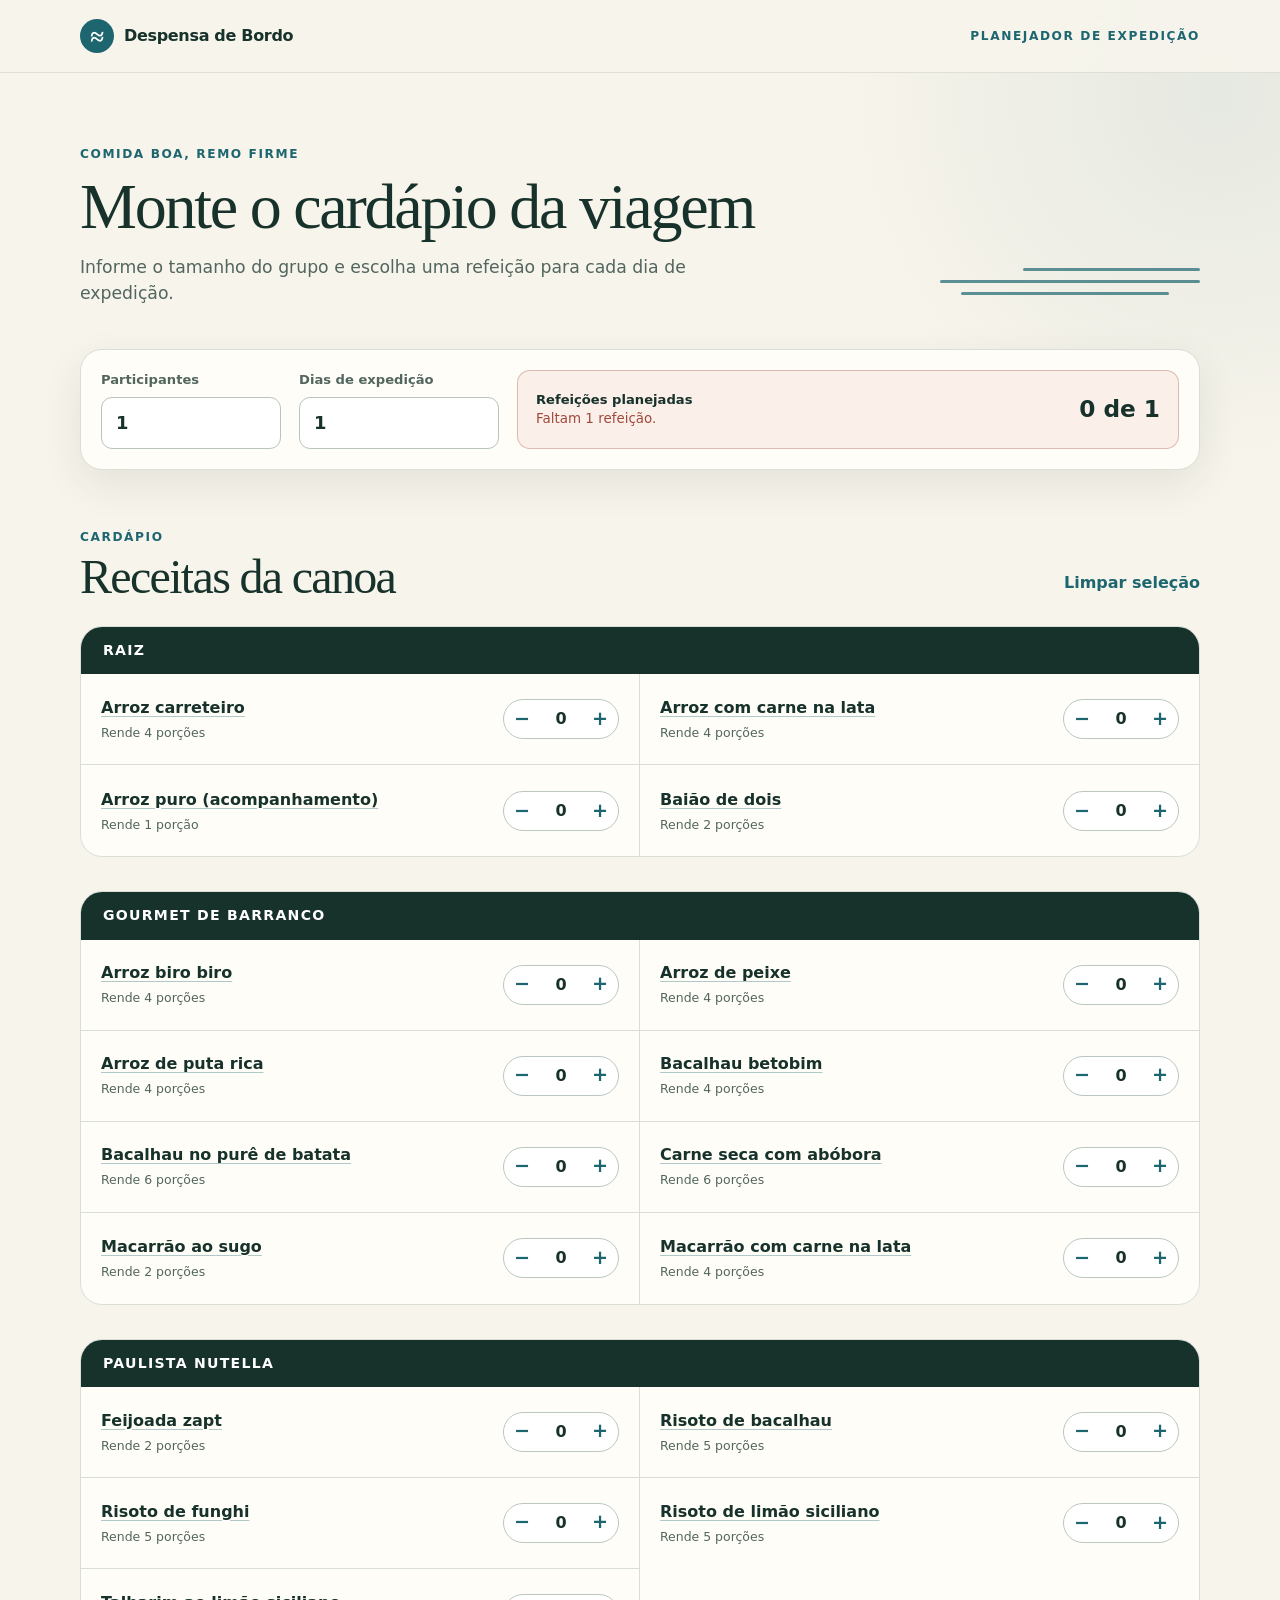
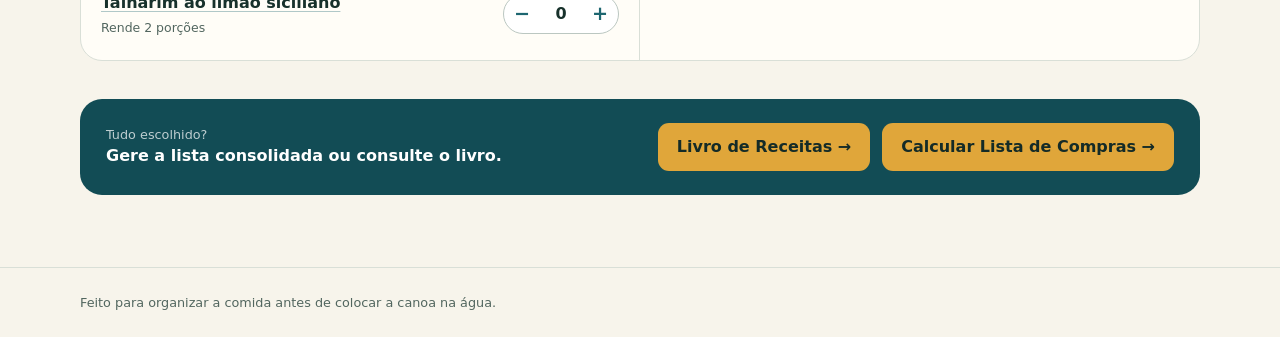
<file: cardapio.html>
<!doctype html>
<html lang="pt-BR">
  <head>
    <meta charset="utf-8">
    <meta name="viewport" content="width=device-width, initial-scale=1">
    <meta name="description" content="Planejador de refeições e lista de compras para expedições de canoagem.">
    <title>Despensa de Bordo</title>
    <link rel="stylesheet" href="css/cardapio.css">
    <script src="js/cardapio.js" defer></script>
  </head>
  <body data-page="planner">
    <header class="site-header">
      <div class="shell header-inner">
        <a class="brand" href="cardapio.html" aria-label="Despensa de Bordo — início">
          <span class="brand-mark" aria-hidden="true">≈</span>
          <span>Despensa de Bordo</span>
        </a>
        <p class="eyebrow">Planejador de expedição</p>
      </div>
    </header>

    <main class="shell page-main">
      <section class="hero" aria-labelledby="page-title">
        <div>
          <p class="kicker">Comida boa, remo firme</p>
          <h1 id="page-title">Monte o cardápio da viagem</h1>
          <p class="hero-copy">Informe o tamanho do grupo e escolha uma refeição para cada dia de expedição.</p>
        </div>
        <div class="river-lines" aria-hidden="true"><span></span><span></span><span></span></div>
      </section>

      <section class="planner-panel" aria-label="Dados da expedição">
        <div class="field">
          <label for="participants">Participantes</label>
          <input id="participants" name="participants" type="number" min="1" step="1" inputmode="numeric" value="1">
        </div>
        <div class="field">
          <label for="days">Dias de expedição</label>
          <input id="days" name="days" type="number" min="1" step="1" inputmode="numeric" value="1">
        </div>
        <div id="meal-status" class="meal-status" role="status" aria-live="polite">
          <span class="status-label">Refeições planejadas</span>
          <strong><span id="planned-count">0</span> de <span id="days-count">1</span></strong>
          <span id="status-message" class="status-message">Escolha as refeições.</span>
        </div>
      </section>

      <section class="recipes-section" aria-labelledby="recipes-title">
        <div class="section-heading">
          <div>
            <p class="kicker">Cardápio</p>
            <h2 id="recipes-title">Receitas da canoa</h2>
          </div>
          <button id="clear-plan" class="text-button" type="button">Limpar seleção</button>
        </div>
        <div id="recipes-list" class="recipes-list" aria-live="polite">
          <p class="loading">Carregando receitas…</p>
        </div>
      </section>

      <div class="action-bar">
      <div>
        <span class="action-caption">Tudo escolhido?</span>
        <strong>Gere a lista consolidada ou consulte o livro.</strong>
      </div>

      <div class="action-buttons">
        <button id="recipe-book" class="button button-primary" type="button">
        Livro de Receitas →
        </button>

        <button id="calculate" class="button button-primary" type="button">
          Calcular Lista de Compras  →
        </button>
      </div>
    </div>
    </main>

    <footer class="site-footer"><div class="shell">Feito para organizar a comida antes de colocar a canoa na água.</div></footer>
  </body>
</html>
</file>
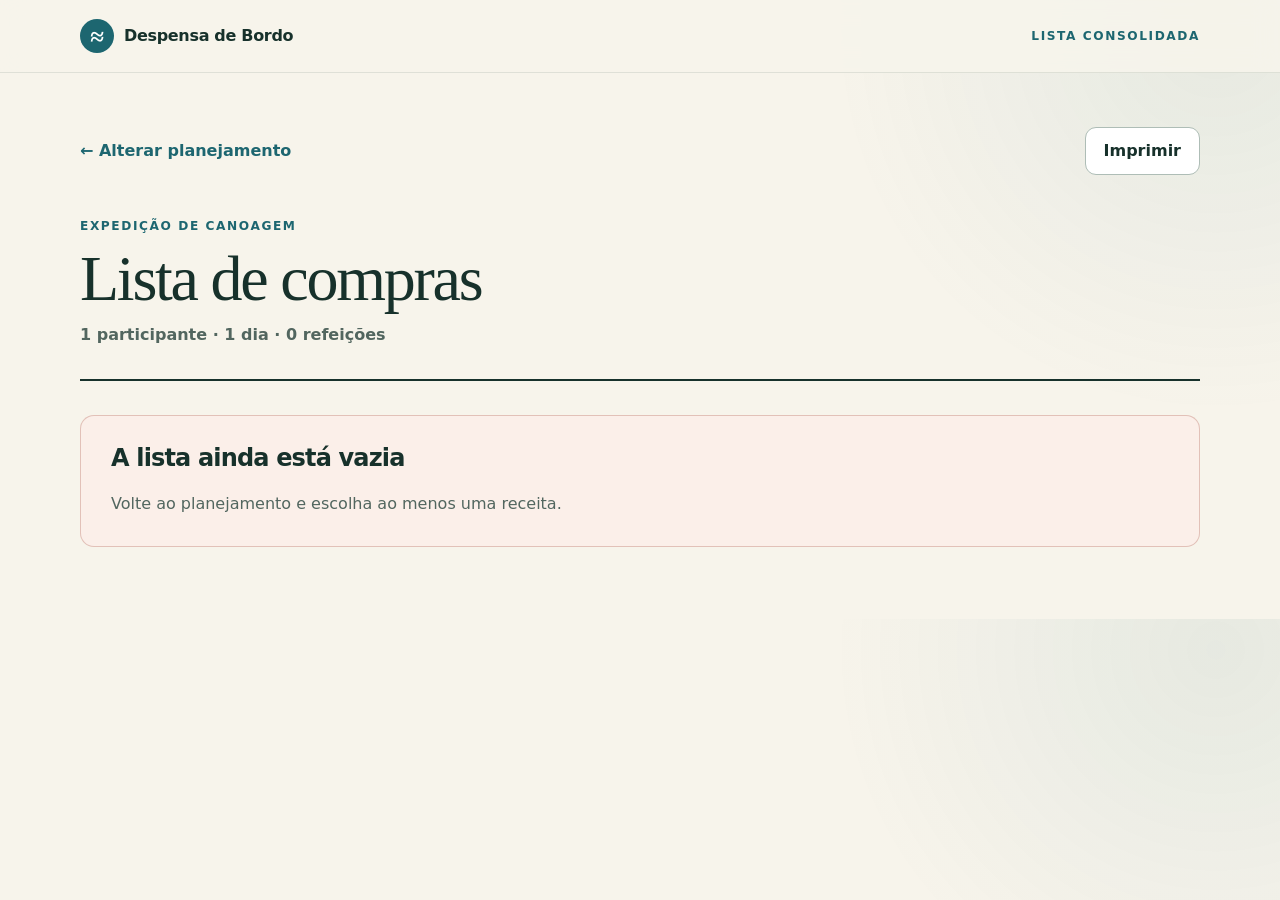
<file: compras.html>
<!doctype html>
<html lang="pt-BR">
  <head>
    <meta charset="utf-8">
    <meta name="viewport" content="width=device-width, initial-scale=1">
    <title>Lista de Compras — Despensa de Bordo</title>
    <link rel="stylesheet" href="css/cardapio.css">
    <script src="js/cardapio.js" defer></script>
  </head>
  <body data-page="shopping">
    <header class="site-header no-print">
      <div class="shell header-inner">
        <a class="brand" href="cardapio.html"><span class="brand-mark" aria-hidden="true">≈</span><span>Despensa de Bordo</span></a>
        <p class="eyebrow">Lista consolidada</p>
      </div>
    </header>
    <main class="shell page-main shopping-page">
      <div class="shopping-toolbar no-print">
        <a class="back-link" href="cardapio.html">← Alterar planejamento</a>
        <div class="toolbar-actions">
          <button id="print-list" class="button button-secondary" type="button">Imprimir</button>
        </div>
      </div>

      <header class="shopping-heading">
        <p class="kicker">Expedição de canoagem</p>
        <h1>Lista de compras</h1>
        <div id="trip-summary" class="trip-summary"></div>
      </header>

      <div id="shopping-list" class="shopping-list" aria-live="polite">
        <p class="loading">Calculando a lista…</p>
      </div>

      <footer class="print-footer">Despensa de Bordo · lista gerada para a expedição</footer>
    </main>
  </body>
</html>
</file>
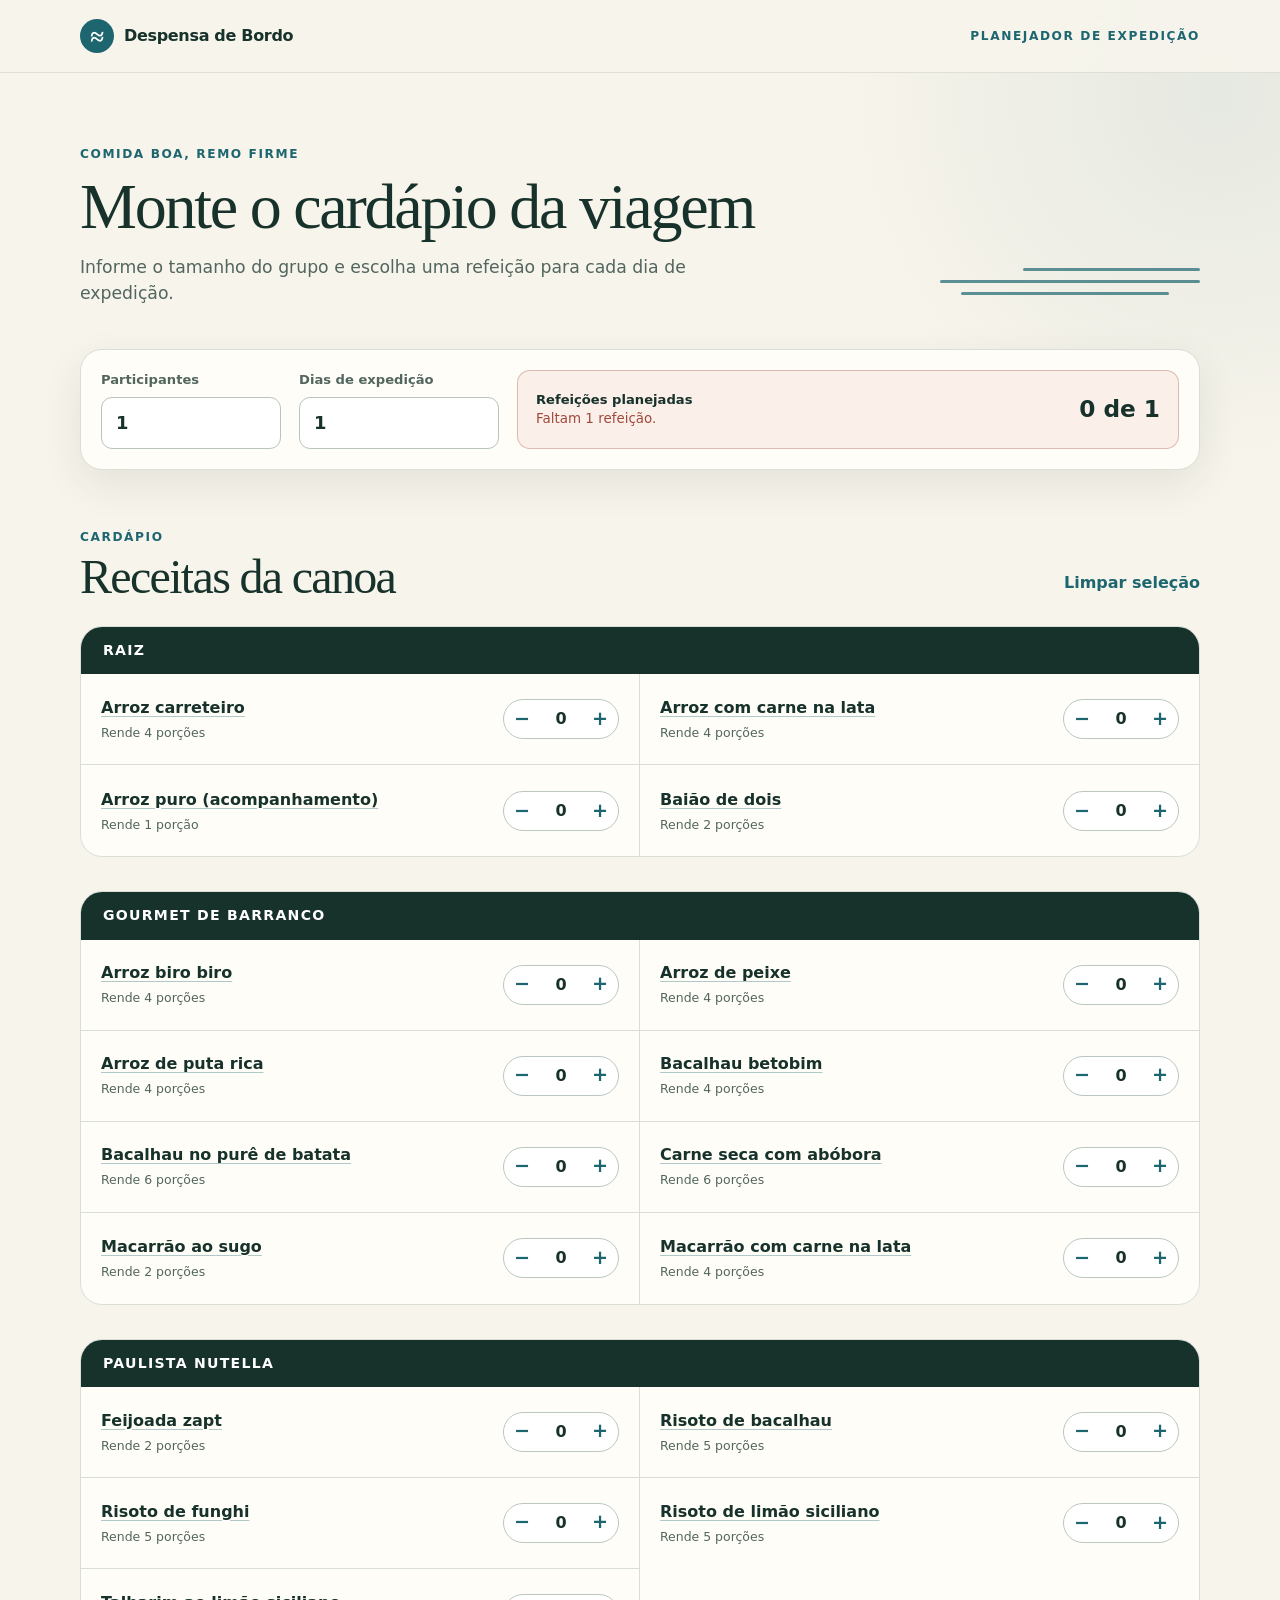
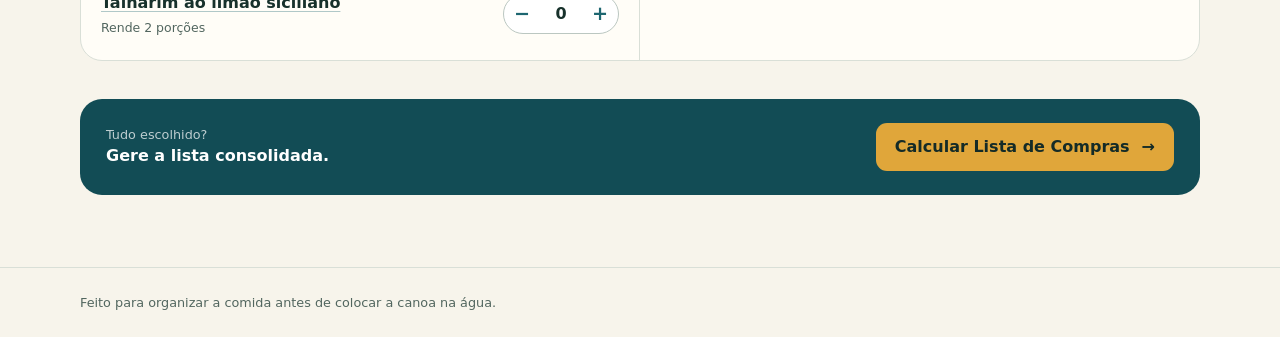
<file: index_compras.html>
<!doctype html>
<html lang="pt-BR">
  <head>
    <meta charset="utf-8">
    <meta name="viewport" content="width=device-width, initial-scale=1">
    <meta name="description" content="Planejador de refeições e lista de compras para expedições de canoagem.">
    <title>Despensa de Bordo</title>
    <link rel="stylesheet" href="css/index_compras.css">
    <script src="js/index_compras.js" defer></script>
  </head>
  <body data-page="planner">
    <header class="site-header">
      <div class="shell header-inner">
        <a class="brand" href="index_compras.html" aria-label="Despensa de Bordo — início">
          <span class="brand-mark" aria-hidden="true">≈</span>
          <span>Despensa de Bordo</span>
        </a>
        <p class="eyebrow">Planejador de expedição</p>
      </div>
    </header>

    <main class="shell page-main">
      <section class="hero" aria-labelledby="page-title">
        <div>
          <p class="kicker">Comida boa, remo firme</p>
          <h1 id="page-title">Monte o cardápio da viagem</h1>
          <p class="hero-copy">Informe o tamanho do grupo e escolha uma refeição para cada dia de expedição.</p>
        </div>
        <div class="river-lines" aria-hidden="true"><span></span><span></span><span></span></div>
      </section>

      <section class="planner-panel" aria-label="Dados da expedição">
        <div class="field">
          <label for="participants">Participantes</label>
          <input id="participants" name="participants" type="number" min="1" step="1" inputmode="numeric" value="1">
        </div>
        <div class="field">
          <label for="days">Dias de expedição</label>
          <input id="days" name="days" type="number" min="1" step="1" inputmode="numeric" value="1">
        </div>
        <div id="meal-status" class="meal-status" role="status" aria-live="polite">
          <span class="status-label">Refeições planejadas</span>
          <strong><span id="planned-count">0</span> de <span id="days-count">1</span></strong>
          <span id="status-message" class="status-message">Escolha as refeições.</span>
        </div>
      </section>

      <section class="recipes-section" aria-labelledby="recipes-title">
        <div class="section-heading">
          <div>
            <p class="kicker">Cardápio</p>
            <h2 id="recipes-title">Receitas da canoa</h2>
          </div>
          <button id="clear-plan" class="text-button" type="button">Limpar seleção</button>
        </div>
        <div id="recipes-list" class="recipes-list" aria-live="polite">
          <p class="loading">Carregando receitas…</p>
        </div>
      </section>

      <div class="action-bar">
        <div>
          <span class="action-caption">Tudo escolhido?</span>
          <strong>Gere a lista consolidada.</strong>
        </div>
        <button id="calculate" class="button button-primary" type="button">Calcular Lista de Compras <span aria-hidden="true">→</span></button>
      </div>
    </main>

    <footer class="site-footer"><div class="shell">Feito para organizar a comida antes de colocar a canoa na água.</div></footer>
  </body>
</html>
</file>
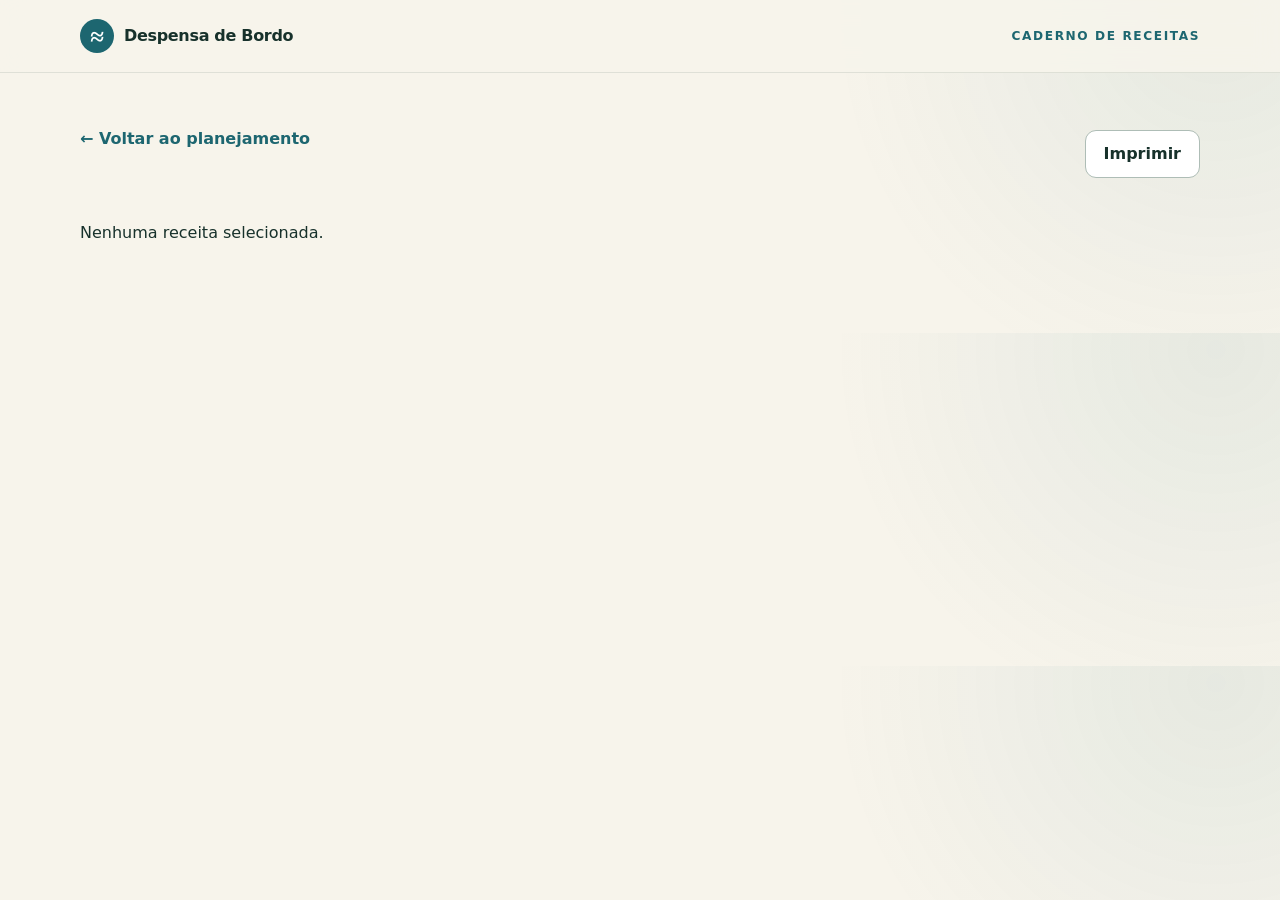
<file: livro.html>
<!doctype html>
<html lang="pt-BR">
  <head>
    <meta charset="utf-8">
    <meta name="viewport" content="width=device-width, initial-scale=1">
    <title>Receita — Despensa de Bordo</title>
    <link rel="stylesheet" href="css/cardapio.css">
    <script src="js/cardapio.js" defer></script>
  </head>
  <body data-page="recipe-book">
    <header class="site-header">
      <div class="shell header-inner">
        <a class="brand" href="cardapio.html"><span class="brand-mark" aria-hidden="true">≈</span><span>Despensa de Bordo</span></a>
        <p class="eyebrow">Caderno de receitas</p>
      </div>
    </header>
    <main class="shell page-main recipe-page">
      <div class="page-actions">
        <a class="back-link" href="cardapio.html">
          ← Voltar ao planejamento
        </a>        

        <button id="print-book" class="button button-secondary" type="button">
          Imprimir
        </button>

      </div>
      <section id="recipe-book">
        <p class="loading">Carregando receitas...</p>
      </section>
    </main>
  </body>
</html>
</file>
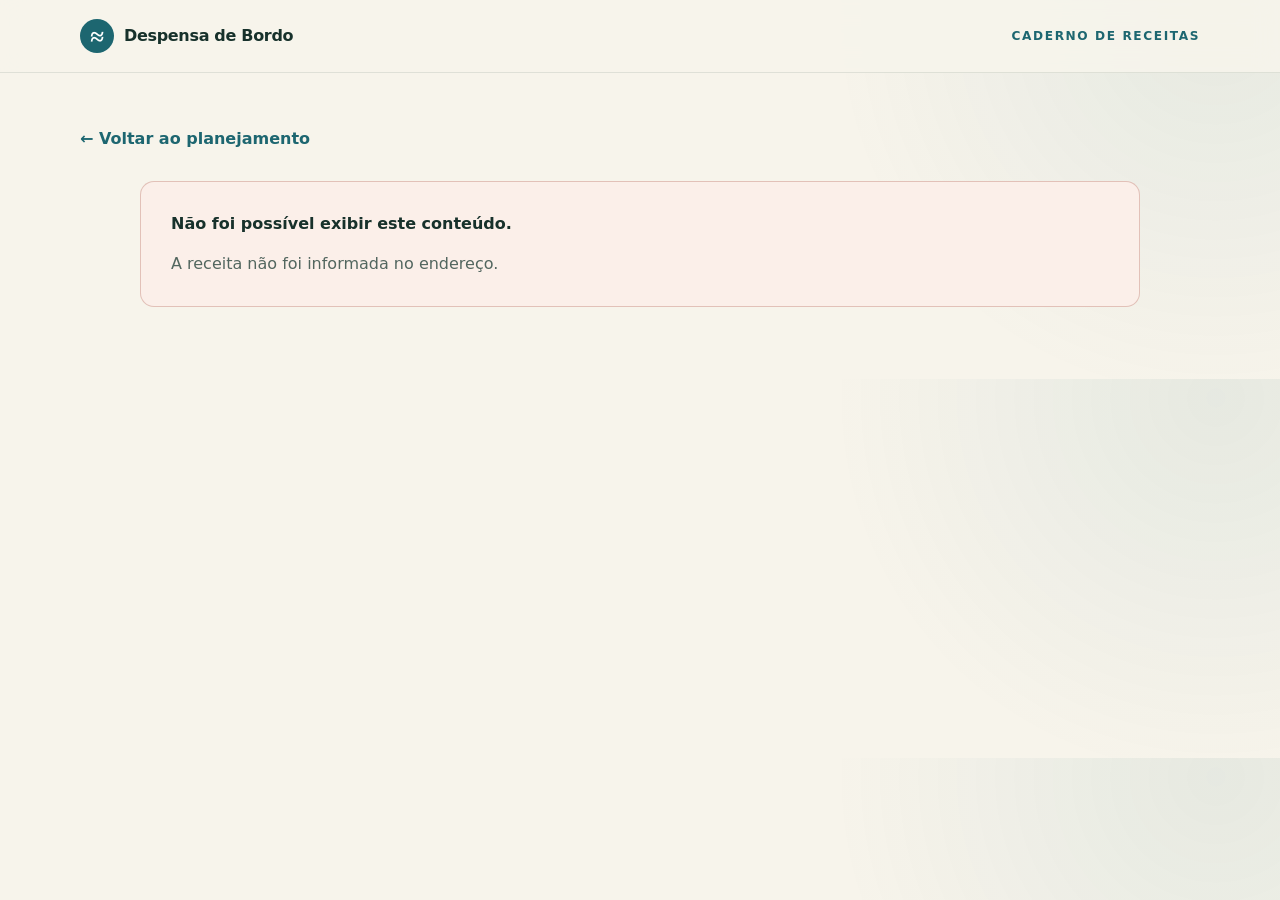
<file: receita.html>
<!doctype html>
<html lang="pt-BR">
  <head>
    <meta charset="utf-8">
    <meta name="viewport" content="width=device-width, initial-scale=1">
    <title>Receita — Despensa de Bordo</title>
    <link rel="stylesheet" href="css/cardapio.css">
    <script src="js/cardapio.js" defer></script>
  </head>
  <body data-page="recipe">
    <header class="site-header">
      <div class="shell header-inner">
        <a class="brand" href="cardapio.html"><span class="brand-mark" aria-hidden="true">≈</span><span>Despensa de Bordo</span></a>
        <p class="eyebrow">Caderno de receitas</p>
      </div>
    </header>
    <main class="shell page-main recipe-page">
      <a class="back-link" href="cardapio.html">← Voltar ao planejamento</a>
      <article id="recipe-detail" class="recipe-detail">
        <p class="loading">Carregando receita…</p>
      </article>
    </main>
  </body>
</html>
</file>
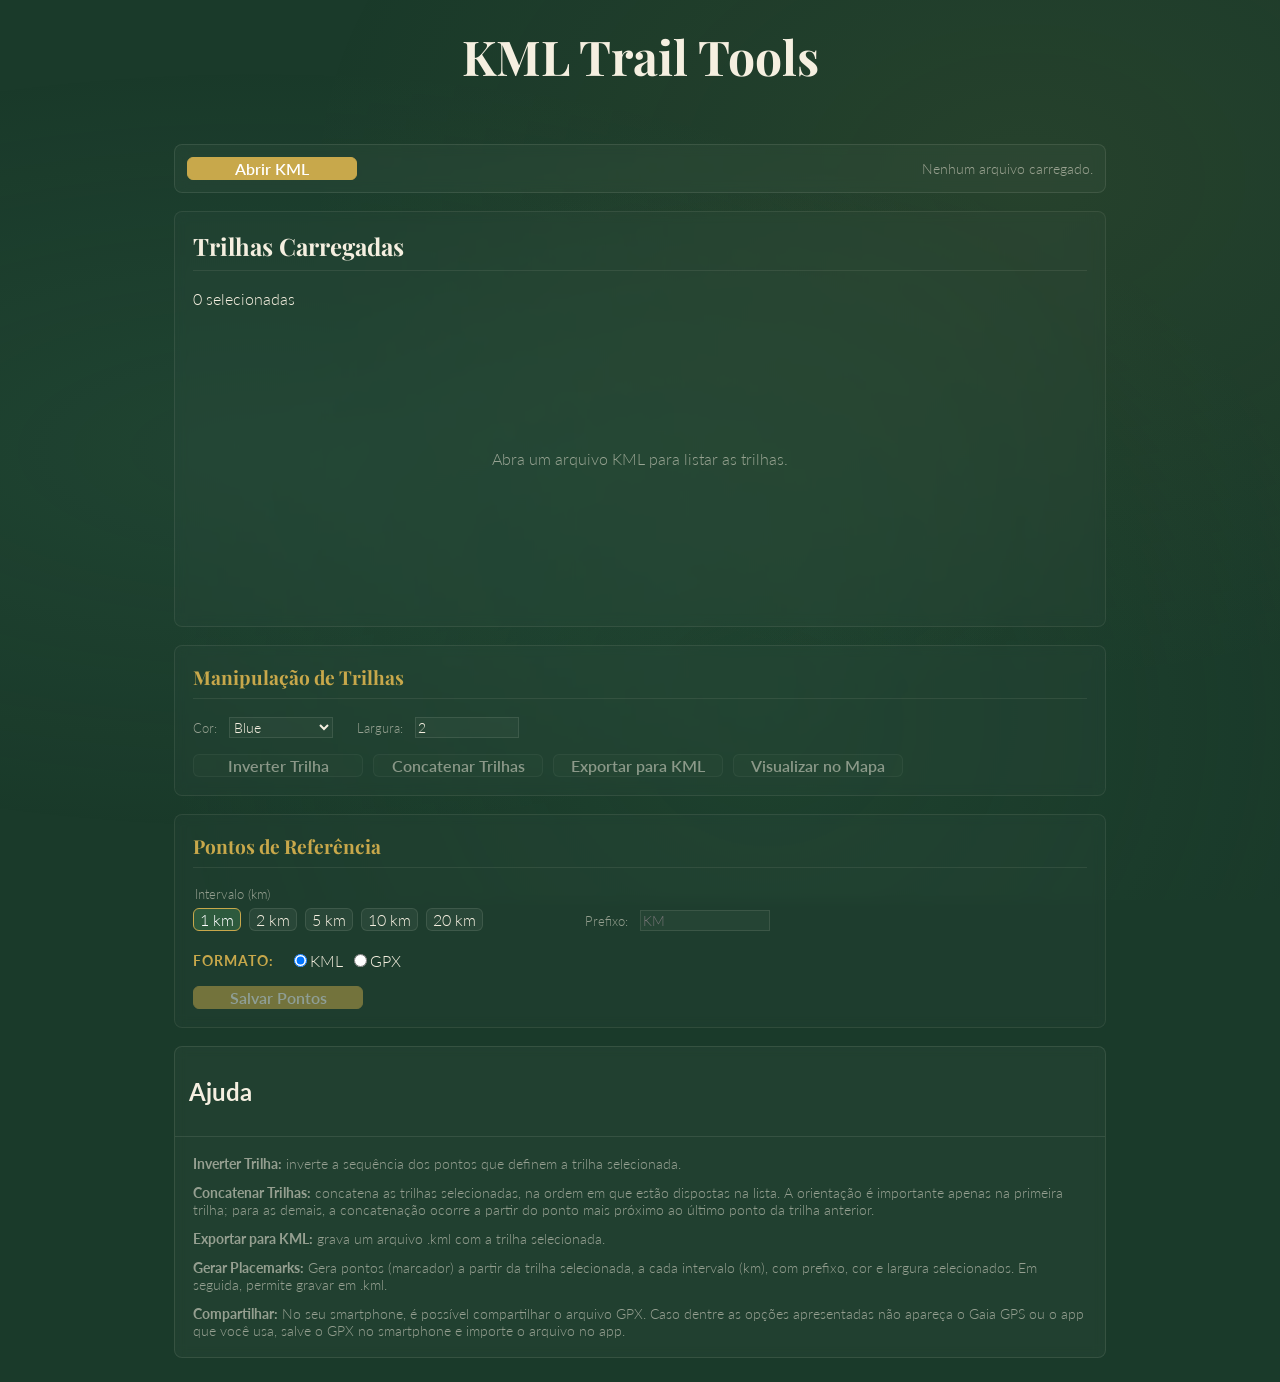
<file: tratakml.html>
<!doctype html>
<html lang="pt-BR">
	<head>
		<meta charset="utf-8">
		<meta name="viewport" content="width=device-width, initial-scale=1">
		<title>KML Trail Tools</title>
		<link rel="preconnect" href="https://fonts.googleapis.com">
		<link rel="preconnect" href="https://fonts.gstatic.com" crossorigin>
		<link href="https://fonts.googleapis.com/css2?family=Lato:wght@300;400;700&family=Playfair+Display:wght@400;700&display=swap" rel="stylesheet">
		<link rel="stylesheet" href="css/tratakml.css">
	</head>
	
	<body>
		<h1 class="page-title">KML Trail Tools</h1>
		<main class="app-shell">
			<section class="toolbar" aria-label="Ferramentas KML">
				<div class="top-row">
                	<button id="openFileButton" class="action-button primary-action" type="button">Abrir KML</button>
                    <input id="fileInput" type="file" accept=".kml,.xml,application/vnd.google-earth.kml+xml,text/xml,application/xml" hidden>
					<p id="statusText" class="status" role="status">Nenhum arquivo carregado.</p>
				</div>
			</section>
			<section class="tool-panel">
				<!--<div class="list-header">-->
					<h1>Trilhas Carregadas</h1><span id="selectionCount">0 selecionadas</span>
				<!--</div>-->
				<div id="lineList" class="line-list"></div>
			</section>
			<section class="tool-panel">
				<h2>Manipulação de Trilhas</h2>
				<div class="controls-grid">
                	<label class="compact-field"><span>Cor:</span><select id="trailColor"></select></label>
                	<label class="compact-field"><span>Largura:</span><input id="lineWidth" type="number" min="0.1" step="0.1" value="2"></label>
                </div>
				<section class="actions" aria-label="Ações">
					<div class="action-row">
                    	<button id="reverseLineButton" class="action-button" type="button">Inverter Trilha</button>
                        <button id="concatenateButton" class="action-button" type="button">Concatenar Trilhas</button>
                        <button id="exportButton" class="action-button" type="button">Exportar para KML</button>
                        <button id="viewMapButton" class="action-button" type="button">Visualizar no Mapa</button>
                   	</div>
				</section>
			</section>
			<section class="tool-panel">
				<h2>Pontos de Referência</h2>
				<div class="controls-grid">
					<fieldset>
						<legend>Intervalo (km)</legend>
						<div id="intervalChips" class="chips"></div>
					</fieldset>
					<label class="compact-field">
                		<span>Prefixo:</span><input id="placemarkPrefix" type="text" placeholder="KM">
					</label>
                </div>
				<div class="radio-group">
					<div class="radio-block">
                    	<span class="radio-title">Formato: </span>
                        <label><input type="radio" name="exportFormat" value="kml" checked>KML</label>
                        <label><input type="radio" name="exportFormat" value="gpx">GPX</label>
                    </div>
				</div>
				<section class="actions" aria-label="Ações">
					<div class="action-row">
                    	<button id="savePlacemarksButton" class="action-button primary-action">Salvar Pontos</button>
						<button id="sharePlacemarksButton" class="action-button primary-action">Compartilhar Pontos</button>
                    </div>
				</section>
			</section>
			<section class="list-panel" aria-label="Ajuda">
				<div class="list-header">
					<h1>Ajuda</h1>
				</div>
				<div style="padding:18px;">
					<p class="status"><strong>Inverter Trilha:</strong> inverte a sequência dos pontos que definem a trilha selecionada. </p>
					<p class="status" style="margin-top:12px;"><strong>Concatenar Trilhas:</strong> concatena as trilhas selecionadas, na ordem em que estão dispostas na lista. A orientação é importante apenas na primeira trilha; para as demais, a concatenação ocorre a partir do ponto mais próximo ao último ponto da trilha anterior. </p>
					<p class="status" style="margin-top:12px;"><strong>Exportar para KML:</strong> grava um arquivo .kml com a trilha selecionada. </p>
					<p class="status" style="margin-top:12px;"><strong>Gerar Placemarks:</strong> Gera pontos (marcador) a partir da trilha selecionada, a cada intervalo (km), com prefixo, cor e largura selecionados. Em seguida, permite gravar em .kml.</p>
					<p class="status" style="margin-top:12px;"><strong>Compartilhar:</strong> No seu smartphone, é possível compartilhar o arquivo GPX. Caso dentre as opções apresentadas não apareça o Gaia GPS ou o app que você usa, salve o GPX no smartphone e importe o arquivo no app.</p>
				</div>
			</section>
		</main>
		<script src="js/tratakml.js"></script>
	</body>
</html>
</file>
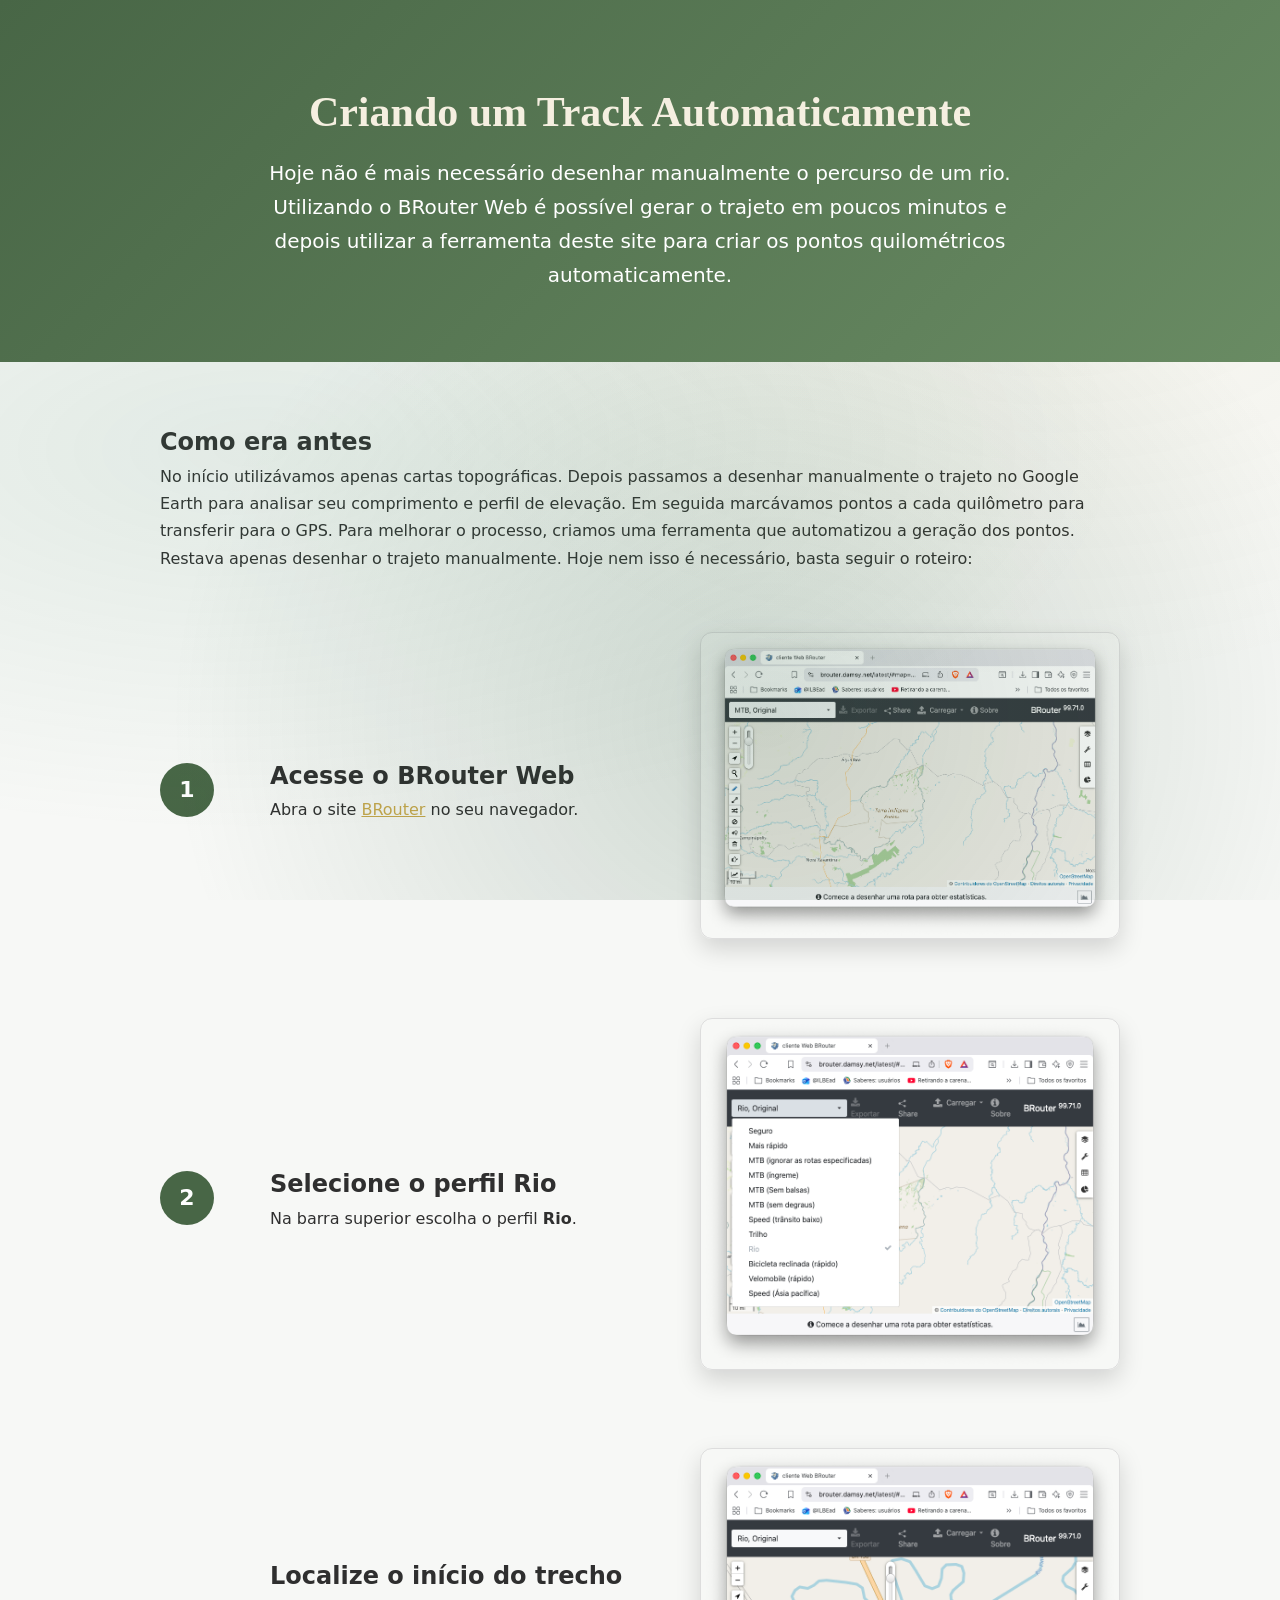
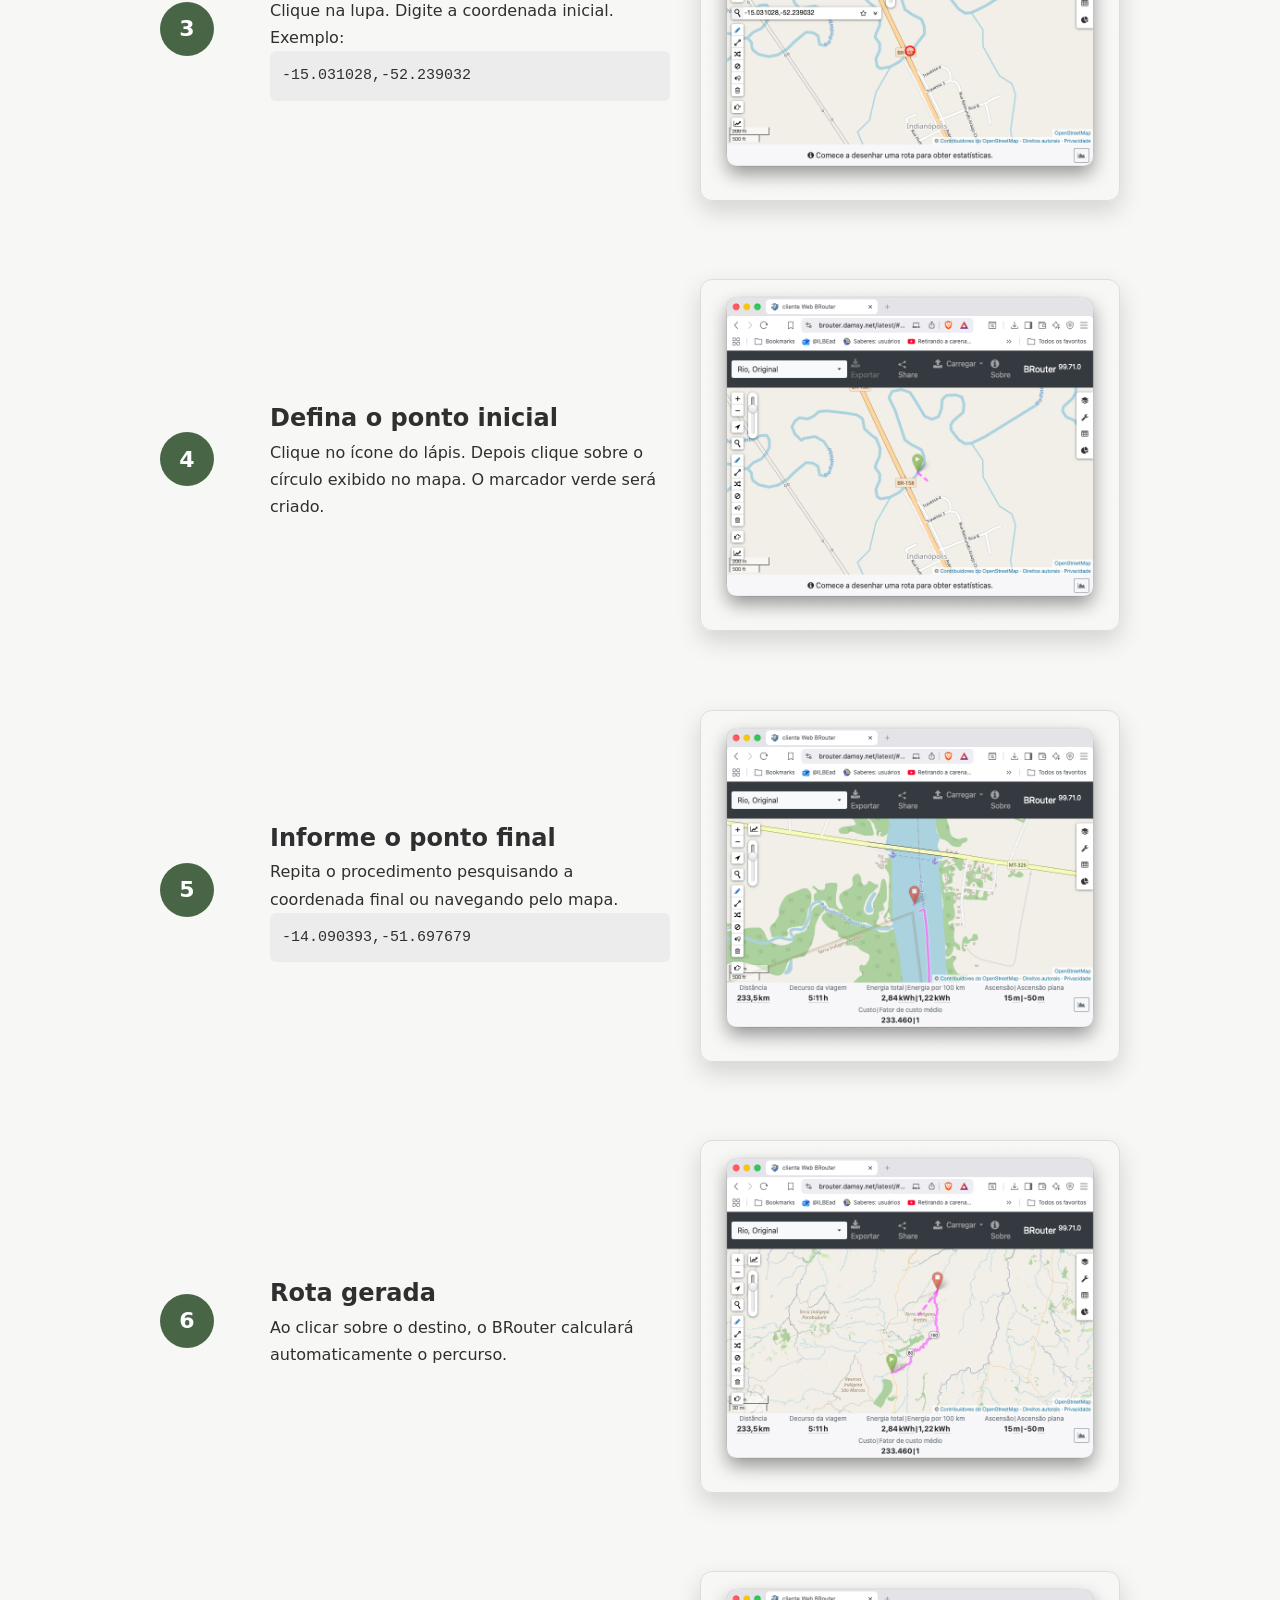
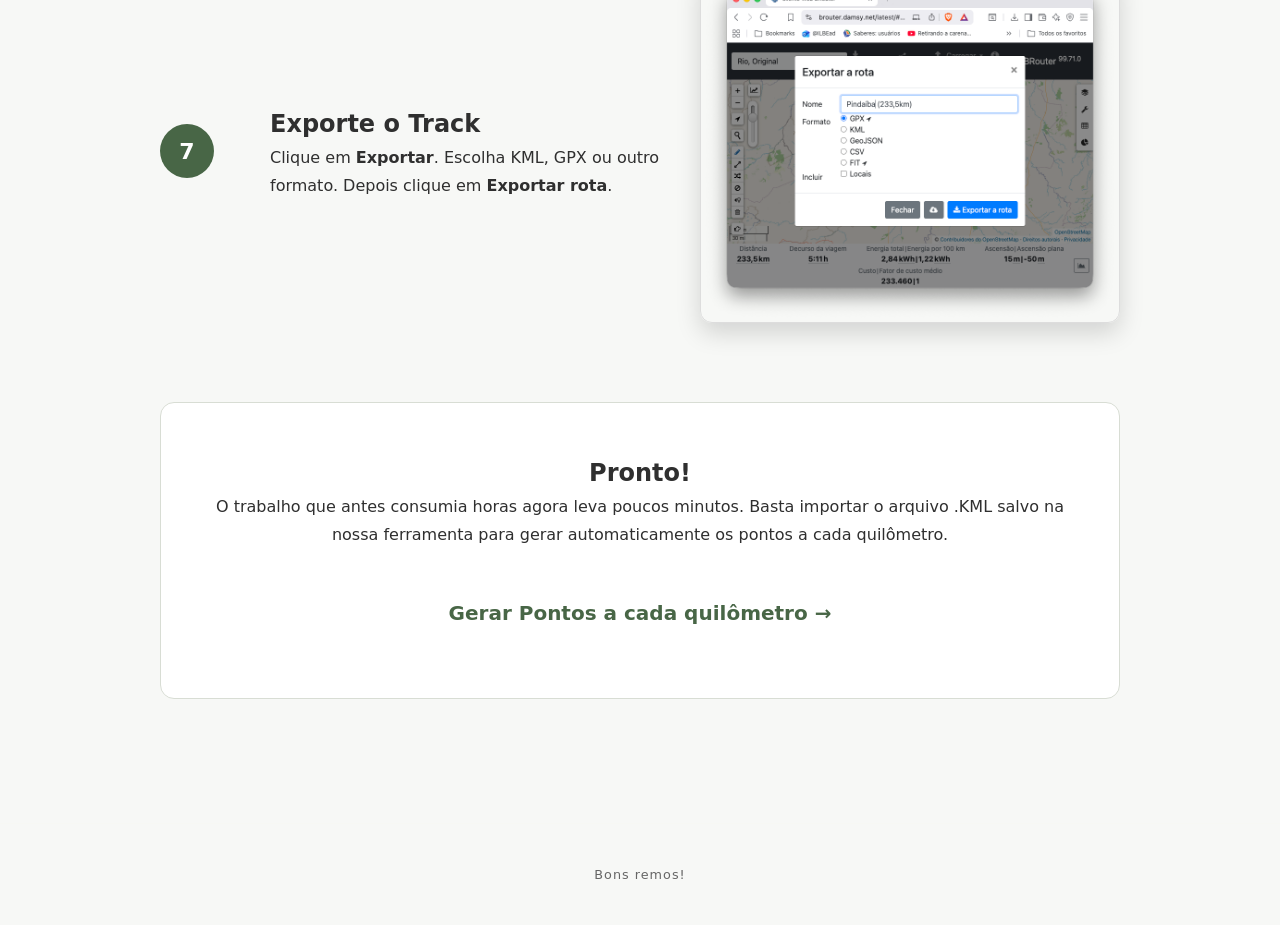
<file: tutorial-brouter.html>
<!DOCTYPE html>
<html lang="pt-BR">

<head>
<meta charset="UTF-8">
<meta name="viewport" content="width=device-width, initial-scale=1">

<title>Tutorial - Criando um Track no BRouter</title>

<link rel="stylesheet" href="css/index.css">
<link rel="stylesheet" href="css/tutorial.css">

</head>

<body>

<header class="tutorial-header">

    <div class="content">

        <h1>Criando um Track Automaticamente</h1>

        <p>
            Hoje não é mais necessário desenhar manualmente o percurso de um rio.
            Utilizando o BRouter Web é possível gerar o trajeto em poucos minutos
            e depois utilizar a ferramenta deste site para criar os pontos
            quilométricos automaticamente.
        </p>

    </div>

</header>

<main class="tutorial">

<section class="intro">

<h2>Como era antes</h2>

<p>

No início utilizávamos apenas cartas topográficas.

Depois passamos a desenhar manualmente o trajeto no Google Earth para analisar seu comprimento e perfil de elevação. Em seguida
marcávamos pontos a cada quilômetro para transferir para o GPS.

Para melhorar o processo, criamos uma ferramenta que automatizou a geração dos pontos.
Restava apenas desenhar o trajeto manualmente.

Hoje nem isso é necessário, basta seguir o roteiro:

</p>

</section>

<section class="step">

<div class="step-number">1</div>

<div class="step-text">

<h2>Acesse o BRouter Web</h2>

<p>

Abra o site <a href="https://brouter.damsy.net" target="_blank">BRouter</a> no seu navegador.

</p>

</div>

<div class="step-image">

<img src="img/tutorial/01-home.png"
alt="Tela inicial do BRouter">

</div>

</section>

<section class="step">

<div class="step-number">2</div>

<div class="step-text">

<h2>Selecione o perfil Rio</h2>

<p>

Na barra superior escolha o perfil
<strong>Rio</strong>.

</p>

</div>

<div class="step-image">

<img src="img/tutorial/02-river-profile.png"
alt="Perfil Rio">

</div>

</section>

<section class="step">

<div class="step-number">3</div>

<div class="step-text">

<h2>Localize o início do trecho</h2>

<p>

Clique na lupa.

Digite a coordenada inicial.

Exemplo:

</p>

<pre>-15.031028,-52.239032</pre>

</div>

<div class="step-image">

<img src="img/tutorial/03-search-start.png"
alt="Busca da coordenada">

</div>

</section>

<section class="step">

<div class="step-number">4</div>

<div class="step-text">

<h2>Defina o ponto inicial</h2>

<p>

Clique no ícone do lápis.

Depois clique sobre o círculo exibido no mapa.

O marcador verde será criado.

</p>

</div>

<div class="step-image">

<img src="img/tutorial/04-start.png"
alt="Ponto inicial">

</div>

</section>

<section class="step">

<div class="step-number">5</div>

<div class="step-text">

<h2>Informe o ponto final</h2>

<p>

Repita o procedimento pesquisando a coordenada final ou navegando pelo mapa.

</p>

<pre>-14.090393,-51.697679</pre>

</div>

<div class="step-image">

<img src="img/tutorial/05-end.png"
alt="Ponto final">

</div>

</section>

<section class="step">

<div class="step-number">6</div>

<div class="step-text">

<h2>Rota gerada</h2>

<p>

Ao clicar sobre o destino,
o BRouter calculará automaticamente o percurso.

</p>

</div>

<div class="step-image">

<img src="img/tutorial/06-route.png"
alt="Rota calculada">

</div>

</section>

<section class="step">

<div class="step-number">7</div>

<div class="step-text">

<h2>Exporte o Track</h2>

<p>

Clique em <strong>Exportar</strong>.

Escolha KML, GPX ou outro formato.

Depois clique em
<strong>Exportar rota</strong>.

</p>

</div>

<div class="step-image">

<img src="img/tutorial/07-export.png"
alt="Exportação">

</div>

</section>

<section class="success">

<h2>Pronto!</h2>

<p>

O trabalho que antes consumia horas agora leva poucos minutos.

Basta importar o arquivo .KML salvo na nossa ferramenta para gerar automaticamente os pontos a cada quilômetro.

</p>

<a class="btn big" href="https://cururubsb.github.io/canoagem/tratakml.html" target="_blank">

Gerar Pontos a cada quilômetro →

</a>

</section>

</main>

<footer>

Bons remos!

</footer>

</body>
</html>
</file>
<file: css/index.css>
:root {
    --verde-escuro: #1a3a2a;
    --verde-medio: #2d5a3d;
    --verde-agua: #4a8c6a;
    --dourado: #c8a84b;
    --bege: #f5efe0;
    --texto: #1a2a1e;
    --texto-suave: #4a5e50;
  }

  * { margin: 0; padding: 0; box-sizing: border-box; }

  body {
    background-color: var(--verde-escuro);
    color: var(--bege);
    font-family: 'Lato', sans-serif;
    font-weight: 300;
    min-height: 100vh;
    overflow-x: hidden;
  }

  /* Fundo com textura */
  body::before {
    content: '';
    position: fixed;
    inset: 0;
    background:
      radial-gradient(ellipse at 20% 50%, rgba(74,140,106,0.12) 0%, transparent 60%),
      radial-gradient(ellipse at 80% 20%, rgba(200,168,75,0.07) 0%, transparent 50%),
      radial-gradient(ellipse at 60% 80%, rgba(45,90,61,0.2) 0%, transparent 55%);
    pointer-events: none;
    z-index: 0;
  }

  .container {
    position: relative;
    z-index: 1;
    max-width: 860px;
    margin: 0 auto;
    padding: 0 24px 80px;
  }

  /* HEADER */
  header {
    text-align: center;
    padding: 72px 0 56px;
    position: relative;
  }

  .header-line {
    width: 60px;
    height: 2px;
    background: var(--dourado);
    margin: 0 auto 32px;
    opacity: 0;
    animation: fadeUp 0.8s ease forwards 0.2s;
  }

  .header-eyebrow {
    font-family: 'Lato', sans-serif;
    font-weight: 700;
    font-size: 11px;
    letter-spacing: 4px;
    text-transform: uppercase;
    color: var(--dourado);
    opacity: 0;
    animation: fadeUp 0.8s ease forwards 0.3s;
  }

  h1 {
    font-family: 'Playfair Display', serif;
    font-size: clamp(2.2rem, 5vw, 3.4rem);
    font-weight: 700;
    line-height: 1.15;
    color: var(--bege);
    margin: 18px 0 14px;
    opacity: 0;
    animation: fadeUp 0.9s ease forwards 0.4s;
  }

  .header-anos {
    font-family: 'Playfair Display', serif;
    font-style: italic;
    font-size: 1rem;
    color: var(--dourado);
    letter-spacing: 2px;
    opacity: 0;
    animation: fadeUp 0.9s ease forwards 0.5s;
  }

  .header-desc { 
    font-size: 0.95rem;
    color: rgba(245,239,224,0.55);
    margin-top: 16px;
    line-height: 1.7;
    opacity: 0;
    animation: fadeUp 0.9s ease forwards 0.6s;
  }
  
  .header-stats {
    font-size: 1rem;
    color: rgba(255,255,255,0.8);
    line-height: 1.7;
    opacity: 0;
    animation: fadeUp 0.9s ease forwards 0.6s;
  }

  .header-ornament {
    display: flex;
    align-items: center;
    justify-content: center;
    gap: 16px;
    margin-top: 26px;
    opacity: 0;
    animation: fadeUp 0.8s ease forwards 0.7s;
  }
  .ornament-line { flex: 1; max-width: 120px; height: 1px; background: linear-gradient(90deg, transparent, var(--dourado)); }
  .ornament-line.right { background: linear-gradient(90deg, var(--dourado), transparent); }
  .ornament-icon { color: var(--dourado); font-size: 1.1rem; }

  /* GRID DE EXPEDIÇÕES */
  .expeditions-grid {
    display: grid;
    gap: 2px;
  }

  .expedition-item {
    display: grid;
    grid-template-columns: 70px minmax(140px, 1fr) auto;
    align-items: center;
    gap: 0 18px;
    padding: 18px 28px;
    border-left: 2px solid transparent;
    transition: all 0.25s ease;
    opacity: 0;
    animation: fadeUp 0.6s ease forwards;
    border-bottom: 1px solid rgba(245,239,224,0.06);
    background: rgba(255,255,255,0.02);
}

  .expedition-item:hover {
    border-left-color: var(--dourado);
    background: rgba(200,168,75,0.06);
    transform: translateX(4px);
  }

  .exp-year {
    font-family: 'Playfair Display', serif;
    font-size: 1.05rem;
    font-weight: 400;
    color: var(--dourado);
    opacity: 0.85;
    white-space: nowrap;
  }

  .exp-name {
    font-size: 1rem;
    font-weight: 400;
    color: var(--bege);
    letter-spacing: 0.3px;
    min-width: 0;
  }
  
  .exp-info {
    display: flex;
    flex-direction: column;
    min-width: 0;
  }

  .exp-distance {
    font-size: 0.72rem;
    color: rgba(245,239,224,0.45);
    margin-top: 3px;
    letter-spacing: 0.5px;
  }

  .exp-links {
    display: flex;
    gap: 10px;
    flex-wrap: wrap;
    justify-content: flex-end;
  }

  .exp-link {
    font-size: 0.75rem;
    font-weight: 700;
    letter-spacing: 1.5px;
    text-transform: uppercase;
    color: var(--verde-agua);
    text-decoration: none;
    border: 1px solid rgba(74,140,106,0.4);
    padding: 4px 10px;
    border-radius: 2px;
    transition: all 0.2s ease;
    white-space: nowrap;
  }

  .exp-link:hover {
    background: var(--verde-agua);
    color: var(--verde-escuro);
    border-color: var(--verde-agua);
  }

  .exp-link.video {
    color: var(--dourado);
    border-color: rgba(200,168,75,0.4);
  }
  .exp-link.video:hover {
    background: var(--dourado);
    color: var(--verde-escuro);
    border-color: var(--dourado);
  }

  /* ANIMAÇÕES por linha */
  .expedition-item:nth-child(1)  { animation-delay: 0.10s }
  .expedition-item:nth-child(2)  { animation-delay: 0.14s }
  .expedition-item:nth-child(3)  { animation-delay: 0.18s }
  .expedition-item:nth-child(4)  { animation-delay: 0.22s }
  .expedition-item:nth-child(5)  { animation-delay: 0.26s }
  .expedition-item:nth-child(6)  { animation-delay: 0.30s }
  .expedition-item:nth-child(7)  { animation-delay: 0.34s }
  .expedition-item:nth-child(8)  { animation-delay: 0.38s }
  .expedition-item:nth-child(9)  { animation-delay: 0.42s }
  .expedition-item:nth-child(10) { animation-delay: 0.46s }
  .expedition-item:nth-child(11) { animation-delay: 0.50s }
  .expedition-item:nth-child(12) { animation-delay: 0.54s }
  .expedition-item:nth-child(13) { animation-delay: 0.58s }
  .expedition-item:nth-child(14) { animation-delay: 0.62s }
  .expedition-item:nth-child(15) { animation-delay: 0.66s }
  .expedition-item:nth-child(16) { animation-delay: 0.70s }
  .expedition-item:nth-child(17) { animation-delay: 0.74s }
  .expedition-item:nth-child(18) { animation-delay: 0.78s }
  .expedition-item:nth-child(19) { animation-delay: 0.82s }
  .expedition-item:nth-child(20) { animation-delay: 0.86s }
  .expedition-item:nth-child(21) { animation-delay: 0.90s }
  .expedition-item:nth-child(22) { animation-delay: 0.94s }
  .expedition-item:nth-child(23) { animation-delay: 0.98s }
  .expedition-item:nth-child(24) { animation-delay: 1.02s }
  .expedition-item:nth-child(25) { animation-delay: 1.06s }
  .expedition-item:nth-child(26) { animation-delay: 1.10s }
  .expedition-item:nth-child(27) { animation-delay: 1.14s }
  .expedition-item:nth-child(28) { animation-delay: 1.18s }
  .expedition-item:nth-child(29) { animation-delay: 1.22s }
  .expedition-item:nth-child(30) { animation-delay: 1.26s }
  .expedition-item:nth-child(31) { animation-delay: 1.30s }
  
  .utilitario {
    display: block;
    text-align: center;
    font-size: 0.95rem;
    color: rgba(245,239,224,0.55);
    line-height: 1.7;
    margin-top: 60px;
  }
  
  .utilitario-titulo {
    margin: 0 0 8px 0;
    font-family: 'Playfair Display', serif;
    font-size: 1.15rem;
    font-weight: 700;
    color: var(--bege);
  }

  .utilitario-texto {
    margin: 0 0 10px 0;
    font-size: 1 rem;
    line-height: 1.5;
    color: rgba(245,239,224,0.85);
  }
  
  @keyframes fadeUp {
    from { opacity: 0; transform: translateY(14px); }
    to   { opacity: 1; transform: translateY(0); }
  }

  /* FOOTER */
  footer {
    text-align: center;
    margin-top: 64px;
    padding-top: 32px;
    border-top: 1px solid rgba(245,239,224,0.1);
    font-size: 0.8rem;
    color: rgba(245,239,224,0.3);
    letter-spacing: 1px;
  }
  
    /* RESPONSIVE */
  @media (max-width: 600px) {

    .container {
        padding: 0 12px 50px;
    }

    .expedition-item {
        grid-template-columns: 55px minmax(90px, 1fr) auto;
        gap: 0 10px;
        padding: 12px 10px;
    }

    .exp-year {
        font-size: 0.9rem;
    }

    .exp-name {
        font-size: 0.88rem;
        line-height: 1.25;
    }
    
    .exp-distance {
        font-size: 0.62rem;
    }

    .exp-links {
        grid-column: auto;
        justify-content: flex-end;
        gap: 4px;
    }

    .exp-link {
        font-size: 0.58rem;
        letter-spacing: 0.8px;
        padding: 3px 6px;
    }
}

@media (max-width: 400px) {

    .expedition-item {
        grid-template-columns: 48px minmax(70px, 1fr) auto;
        gap: 0 8px;
        padding: 10px 8px;
    }

    .exp-year {
        font-size: 0.82rem;
    }

    .exp-name {
        font-size: 0.8rem;
    }
    
    .exp-distance {
        font-size: 0.62rem;
    }

    .exp-link {
        font-size: 0.52rem;
        padding: 2px 5px;
    }
}

a {
    color: #c8a84b;
}

a:hover {
    color: #ffe08a;
}

a:visited {
    color: #c8a84b;
}
</file>
<file: css/cardapio.css>
:root {
  --ink: #17312b;
  --ink-soft: #52665f;
  --paper: #f7f4eb;
  --surface: #fffdf7;
  --surface-strong: #ffffff;
  --line: #d9dfd7;
  --river: #1d6670;
  --river-dark: #124c55;
  --moss: #607344;
  --sand: #e8ddc3;
  --sun: #e0a63a;
  --danger: #a04a3b;
  --success: #337348;
  --shadow: 0 14px 40px rgba(30, 55, 47, 0.09);
  --radius-lg: 22px;
  --radius-md: 14px;
  --shell: 1120px;
}

* { box-sizing: border-box; }

html { color-scheme: light; scroll-behavior: smooth; }

body {
  margin: 0;
  color: var(--ink);
  background:
    radial-gradient(circle at 95% 5%, rgba(29, 102, 112, 0.08), transparent 24rem),
    var(--paper);
  font-family: Inter, ui-sans-serif, system-ui, -apple-system, BlinkMacSystemFont, "Segoe UI", sans-serif;
  line-height: 1.5;
}

button, input { font: inherit; }
button, a { -webkit-tap-highlight-color: transparent; }
a { color: inherit; }

.shell { width: min(calc(100% - 40px), var(--shell)); margin-inline: auto; }

.site-header {
  border-bottom: 1px solid rgba(23, 49, 43, 0.1);
  background: rgba(247, 244, 235, 0.9);
  backdrop-filter: blur(12px);
}

.header-inner {
  min-height: 72px;
  display: flex;
  align-items: center;
  justify-content: space-between;
  gap: 24px;
}

.brand {
  display: inline-flex;
  align-items: center;
  gap: 10px;
  color: var(--ink);
  text-decoration: none;
  font-weight: 800;
  letter-spacing: -0.02em;
}

.brand-mark {
  width: 34px;
  height: 34px;
  display: grid;
  place-items: center;
  border-radius: 50%;
  color: white;
  background: var(--river);
  font-family: Georgia, serif;
  font-size: 25px;
  line-height: 1;
}

.eyebrow, .kicker {
  margin: 0;
  color: var(--river);
  font-size: 0.76rem;
  font-weight: 800;
  letter-spacing: 0.13em;
  text-transform: uppercase;
}

.page-main { padding-block: 54px 72px; }

.hero {
  display: grid;
  grid-template-columns: minmax(0, 1fr) 260px;
  align-items: end;
  gap: 40px;
  padding: 18px 0 42px;
}

h1, h2, h3, p { overflow-wrap: anywhere; }

h1, h2, h3 {
  margin-top: 0;
  letter-spacing: -0.035em;
  line-height: 1.08;
}

.hero h1, .shopping-heading h1, .recipe-detail-header h1 {
  margin: 9px 0 14px;
  max-width: 820px;
  font-family: Georgia, "Times New Roman", serif;
  font-size: clamp(2.4rem, 5vw, 4.8rem);
  font-weight: 500;
}

.hero-copy {
  max-width: 650px;
  margin: 0;
  color: var(--ink-soft);
  font-size: 1.08rem;
}

.river-lines { display: grid; gap: 9px; padding-bottom: 12px; }
.river-lines span { height: 3px; border-radius: 3px; background: var(--river); opacity: 0.7; }
.river-lines span:nth-child(1) { width: 68%; margin-left: auto; }
.river-lines span:nth-child(2) { width: 100%; }
.river-lines span:nth-child(3) { width: 80%; margin-left: 8%; }

.planner-panel {
  display: grid;
  grid-template-columns: 180px 200px minmax(280px, 1fr);
  gap: 18px;
  align-items: stretch;
  padding: 20px;
  border: 1px solid var(--line);
  border-radius: var(--radius-lg);
  background: var(--surface);
  box-shadow: var(--shadow);
}

.field { display: grid; gap: 7px; }
.field label { color: var(--ink-soft); font-size: 0.82rem; font-weight: 750; }
.field input {
  width: 100%;
  min-height: 52px;
  padding: 10px 14px;
  border: 1px solid #b8c4be;
  border-radius: 11px;
  color: var(--ink);
  background: var(--surface-strong);
  font-size: 1.12rem;
  font-weight: 750;
  outline: none;
}
.field input:focus { border-color: var(--river); box-shadow: 0 0 0 3px rgba(29, 102, 112, 0.15); }

.meal-status {
  min-height: 79px;
  display: grid;
  grid-template-columns: 1fr auto;
  align-content: center;
  column-gap: 20px;
  padding: 13px 18px;
  border: 1px solid transparent;
  border-radius: 13px;
  background: #f1eee4;
}
.meal-status strong { grid-row: span 2; align-self: center; font-size: 1.45rem; }
.status-label { font-size: 0.82rem; font-weight: 800; }
.status-message { color: var(--ink-soft); font-size: 0.84rem; }
.meal-status.is-warning { border-color: rgba(160, 74, 59, 0.32); background: #fbefe9; }
.meal-status.is-warning .status-message { color: var(--danger); }
.meal-status.is-complete { border-color: rgba(51, 115, 72, 0.33); background: #eaf4e9; }
.meal-status.is-complete .status-message { color: var(--success); font-weight: 750; }

.recipes-section { padding-top: 58px; }
.section-heading { display: flex; align-items: end; justify-content: space-between; gap: 24px; margin-bottom: 23px; }
.section-heading h2 { margin: 5px 0 0; font-family: Georgia, serif; font-size: clamp(2rem, 4vw, 3rem); font-weight: 500; }
.text-button { padding: 8px 0; border: 0; color: var(--river); background: none; cursor: pointer; font-weight: 750; }
.text-button:hover { color: var(--river-dark); text-decoration: underline; }

.recipes-list { display: grid; gap: 34px; }
.recipe-group { overflow: hidden; border: 1px solid var(--line); border-radius: var(--radius-lg); background: var(--surface); }
.recipe-category {
  margin: 0;
  padding: 16px 22px;
  color: var(--surface-strong);
  background: var(--ink);
  font-size: 0.88rem;
  letter-spacing: 0.09em;
  text-transform: uppercase;
}
.recipe-grid { display: grid; grid-template-columns: repeat(2, minmax(0, 1fr)); }
.recipe-row {
  min-height: 91px;
  display: flex;
  align-items: center;
  justify-content: space-between;
  gap: 18px;
  padding: 17px 20px;
  border-bottom: 1px solid var(--line);
}
.recipe-row:nth-child(odd) { border-right: 1px solid var(--line); }
.recipe-row:nth-last-child(-n + 2) { border-bottom: 0; }
.recipe-row:last-child:nth-child(odd) { border-bottom: 0; }
.recipe-identity { min-width: 0; display: grid; gap: 4px; }
.recipe-link { width: fit-content; color: var(--ink); font-weight: 800; text-decoration-color: rgba(29, 102, 112, 0.35); text-underline-offset: 3px; }
.recipe-link:hover { color: var(--river); text-decoration-color: currentColor; }
.recipe-yield { color: var(--ink-soft); font-size: 0.78rem; }

.counter { flex: 0 0 auto; display: grid; grid-template-columns: 36px 42px 36px; align-items: center; border: 1px solid #bbc7c1; border-radius: 999px; overflow: hidden; background: white; }
.counter-button { width: 36px; height: 38px; border: 0; color: var(--river); background: transparent; cursor: pointer; font-size: 1.2rem; font-weight: 800; }
.counter-button:hover { background: #e8f0ed; }
.counter-button:focus-visible, .button:focus-visible, .text-button:focus-visible, a:focus-visible { outline: 3px solid rgba(224, 166, 58, 0.65); outline-offset: 2px; }
.counter-value { text-align: center; font-weight: 850; font-variant-numeric: tabular-nums; }

.action-bar {
  display: flex;
  align-items: center;
  justify-content: space-between;
  gap: 30px;
  margin-top: 38px;
  padding: 24px 26px;
  border-radius: var(--radius-lg);
  color: white;
  background: var(--river-dark);
}
.action-bar > div:first-child { display: grid; }
.action-caption { color: rgba(255,255,255,0.72); font-size: 0.8rem; }
.action-buttons {
  display: flex;
  gap: 12px;
  flex-wrap: nowrap;
}
.button { min-height: 46px; display: inline-flex; align-items: center; justify-content: center; gap: 12px; padding: 11px 18px; border: 1px solid transparent; border-radius: 11px; cursor: pointer; font-weight: 800; text-decoration: none; transition: transform 140ms ease, background 140ms ease; white-space: nowrap; }
.button:hover { transform: translateY(-1px); }
.button-primary { color: #142b27; background: var(--sun); }
.button-primary:hover { background: #edb64d; }
.button-secondary { border-color: #aebdb6; color: var(--ink); background: white; }

.site-footer { padding: 25px 0; border-top: 1px solid var(--line); color: var(--ink-soft); font-size: 0.8rem; }
.loading { margin: 0; padding: 28px; color: var(--ink-soft); border: 1px dashed #b9c4be; border-radius: var(--radius-md); text-align: center; }
.error-box, .empty-state { padding: 30px; border: 1px solid rgba(160, 74, 59, 0.28); border-radius: var(--radius-md); background: #fbefe9; }
.error-box p, .empty-state p { margin-bottom: 0; color: var(--ink-soft); }

.back-link { display: inline-block; margin-bottom: 30px; color: var(--river); font-weight: 750; text-decoration: none; }
.back-link:hover { text-decoration: underline; }
.recipe-detail { max-width: 1000px; margin-inline: auto; }
.recipe-detail-header { padding: 35px 0 42px; border-bottom: 1px solid var(--line); }
.recipe-detail-header h1 { font-size: clamp(2.7rem, 6vw, 5.2rem); }
.recipe-badge { width: fit-content; margin: 0; padding: 6px 11px; border-radius: 999px; color: var(--river-dark); background: #dcebe7; font-size: 0.76rem; font-weight: 800; letter-spacing: 0.08em; text-transform: uppercase; }
.recipe-serving { margin: 0; color: var(--ink-soft); font-weight: 700; }
.recipe-detail-grid { display: block; grid-template-columns: minmax(300px, 0.85fr) minmax(360px, 1.15fr); gap: 26px; padding-top: 34px; }
.recipe-card { padding: 28px; border: 1px solid var(--line); border-radius: var(--radius-lg); background: var(--surface); }
.recipe-card h2 { margin-bottom: 22px; font-family: Georgia, serif; font-size: 1.8rem; font-weight: 500; }
.ingredient-list { margin: 0; padding: 0; list-style: none; }
.ingredient-list li { display: flex; justify-content: space-between; gap: 16px; padding: 11px 0; border-bottom: 1px solid var(--line); }
.ingredient-list li:last-child { border-bottom: 0; }
.ingredient-name { font-weight: 700; }
.ingredient-measure { flex: 0 0 auto; color: var(--ink-soft); font-variant-numeric: tabular-nums; }
.preparation-card { background: #e9f0e7; }
.preparation-text { margin: 0; color: #30473f; font-size: 1.04rem; line-height: 1.85; }

.shopping-toolbar { display: flex; align-items: center; justify-content: space-between; gap: 24px; margin-bottom: 42px; }
.shopping-toolbar .back-link { margin: 0; }
.toolbar-actions { display: flex; gap: 10px; }
.shopping-heading { padding-bottom: 32px; border-bottom: 2px solid var(--ink); }
.shopping-heading h1 { margin-bottom: 10px; }
.trip-summary { color: var(--ink-soft); font-size: 1rem; font-weight: 700; }
.shopping-list { display: grid; gap: 34px; padding-top: 34px; }
.shopping-category { break-inside: avoid; }
.shopping-category h2 { margin: 0 0 10px; color: var(--river-dark); font-size: 0.88rem; letter-spacing: 0.1em; text-transform: uppercase; }
.shopping-table { width: 100%; border-collapse: collapse; border-top: 1px solid var(--line); }
.shopping-table th { padding: 10px 12px; color: var(--ink-soft); background: #eceae1; font-size: 0.73rem; letter-spacing: 0.05em; text-align: left; text-transform: uppercase; }
.shopping-table td { padding: 14px 12px; border-bottom: 1px solid var(--line); background: var(--surface); }
.shopping-table th:nth-child(2), .shopping-table td:nth-child(2) { width: 145px; text-align: right; }
.shopping-table th:nth-child(3), .shopping-table td:nth-child(3) { width: 220px; }
.item-name { font-weight: 750; }
.item-quantity { font-weight: 850; font-variant-numeric: tabular-nums; }
.item-unit { color: var(--ink-soft); }
.print-footer { display: none; }
.page-actions {
  display: flex;
  justify-content: space-between;
  align-items: center;
  margin-bottom: 24px;
  gap: 16px;
  flex-wrap: wrap;
} 

#recipe-book {
  display: flex;
  flex-direction: column;
  gap: 48px;
}

#recipe-book .recipe-detail {
  padding-bottom: 48px;
  border-bottom: 2px solid var(--line);
}

/* Ajustes para tablets */
@media (max-width: 820px) {
  .hero { grid-template-columns: 1fr; }
  .river-lines { display: none; }
  .planner-panel { grid-template-columns: repeat(2, minmax(0, 1fr)); }
  .meal-status { grid-column: 1 / -1; }
  .recipe-grid { grid-template-columns: 1fr; }
  .recipe-row, .recipe-row:nth-child(odd), .recipe-row:nth-last-child(-n + 2) { border-right: 0; border-bottom: 1px solid var(--line); }
  .recipe-row:last-child { border-bottom: 0; }
  .recipe-detail-grid { grid-template-columns: 1fr; }
}

/* Ajustes exclusivos para smartphones */
@media (max-width: 560px) {
  .shell { width: min(calc(100% - 24px), var(--shell)); }
  .header-inner { min-height: 62px; }
  .header-inner .eyebrow { display: none; }
  .page-main { padding-block: 34px 48px; }
  .hero { padding-bottom: 30px; }
  .planner-panel { grid-template-columns: 1fr; padding: 15px; }
  .meal-status { grid-column: auto; }
  .section-heading { align-items: center; }
  .recipe-row { padding: 15px 14px; }
  .action-bar, .shopping-toolbar { align-items: stretch; flex-direction: column; }
  .button { width: 100%; }
  .toolbar-actions { display: grid; grid-template-columns: 1fr 1fr; }
  .shopping-table th:nth-child(2), .shopping-table td:nth-child(2) { width: 90px; }
  .shopping-table th:nth-child(3), .shopping-table td:nth-child(3) { width: 130px; }
  .shopping-table th, .shopping-table td { padding-inline: 8px; }
  .action-buttons { flex-direction: column; }
  .action-buttons .button { width: 100%; }
}

@media print {
  @page { margin: 13mm; }
  :root { --paper: #fff; --surface: #fff; --line: #c9c9c9; }
  body { background: #fff; color: #111; font-size: 10pt; }
  .no-print { display: none !important; }
  .page-actions { display: none !important; }
  .shell { width: 100%; }
  .page-main { padding: 0; }
  .shopping-heading { padding-bottom: 6px; }
  .shopping-heading h1 { font-size: 27pt; }
  .shopping-list { gap: 17px; padding-top: 18px; }
  .shopping-category h2 { color: #111; font-size: 10pt; font-weight: 600; margin: 0 0 2px; }
  .shopping-table th { color: #333; background: #eee; padding: 4px 6px; font-size: 9pt;}
  .shopping-table td { padding-block: 2px; border-bottom: 1px solid #ddd; background: transparent; font-size: 9pt; }
  .print-footer { display: block; margin-top: 22px; padding-top: 8px; border-top: 1px solid #bbb; color: #666; font-size: 8pt; }
  .recipe-card { margin-bottom: 2mm; padding: 5px; border:none; border-radius: 0; background: transparent; } 
  .recipe-card h2, .recipe-card h3 { font-size: 11pt; font-weight: 600; margin-bottom: 4px; }
  .recipe-detail-header { padding: 0 0 3mm; margin-bottom: 0mm; break-inside: avoid; page-break-inside: avoid; break-inside: auto !important; page-break-inside: auto !important; }
  .recipe-detail-header h1 { font-size: 16pt; margin: 0mm 0 0mm; break-after: avoid; page-break-after: avoid; }
  .recipe-serving { font-size: 9pt; font-weight: 400; }
  .recipe-detail-grid { padding-top: 0; }
  .ingredient-list li { padding: 2px 0; }
  .preparation-text { line-height: 1.35; }
  #recipe-book .recipe-detail {
    margin-top: 0px !important;
    padding-top: 10px !important;
    padding-bottom: 0px !important;
    border-bottom: 1px solid #bbb;
    margin-bottom: 0px !important;
    break-inside: auto !important;
    page-break-inside: auto !important;
    display: flex;
    flex-direction: column;
    gap: 8px;
  }
  #recipe-book { display: block !important;}
  .recipes-section { padding-top: 10px; }
  .trip-summary { font-size: 8pt; }
}
</file>
<file: css/index_compras.css>
:root {
  --ink: #17312b;
  --ink-soft: #52665f;
  --paper: #f7f4eb;
  --surface: #fffdf7;
  --surface-strong: #ffffff;
  --line: #d9dfd7;
  --river: #1d6670;
  --river-dark: #124c55;
  --moss: #607344;
  --sand: #e8ddc3;
  --sun: #e0a63a;
  --danger: #a04a3b;
  --success: #337348;
  --shadow: 0 14px 40px rgba(30, 55, 47, 0.09);
  --radius-lg: 22px;
  --radius-md: 14px;
  --shell: 1120px;
}

* { box-sizing: border-box; }

html { color-scheme: light; scroll-behavior: smooth; }

body {
  margin: 0;
  color: var(--ink);
  background:
    radial-gradient(circle at 95% 5%, rgba(29, 102, 112, 0.08), transparent 24rem),
    var(--paper);
  font-family: Inter, ui-sans-serif, system-ui, -apple-system, BlinkMacSystemFont, "Segoe UI", sans-serif;
  line-height: 1.5;
}

button, input { font: inherit; }
button, a { -webkit-tap-highlight-color: transparent; }
a { color: inherit; }

.shell { width: min(calc(100% - 40px), var(--shell)); margin-inline: auto; }

.site-header {
  border-bottom: 1px solid rgba(23, 49, 43, 0.1);
  background: rgba(247, 244, 235, 0.9);
  backdrop-filter: blur(12px);
}

.header-inner {
  min-height: 72px;
  display: flex;
  align-items: center;
  justify-content: space-between;
  gap: 24px;
}

.brand {
  display: inline-flex;
  align-items: center;
  gap: 10px;
  color: var(--ink);
  text-decoration: none;
  font-weight: 800;
  letter-spacing: -0.02em;
}

.brand-mark {
  width: 34px;
  height: 34px;
  display: grid;
  place-items: center;
  border-radius: 50%;
  color: white;
  background: var(--river);
  font-family: Georgia, serif;
  font-size: 25px;
  line-height: 1;
}

.eyebrow, .kicker {
  margin: 0;
  color: var(--river);
  font-size: 0.76rem;
  font-weight: 800;
  letter-spacing: 0.13em;
  text-transform: uppercase;
}

.page-main { padding-block: 54px 72px; }

.hero {
  display: grid;
  grid-template-columns: minmax(0, 1fr) 260px;
  align-items: end;
  gap: 40px;
  padding: 18px 0 42px;
}

h1, h2, h3, p { overflow-wrap: anywhere; }

h1, h2, h3 {
  margin-top: 0;
  letter-spacing: -0.035em;
  line-height: 1.08;
}

.hero h1, .shopping-heading h1, .recipe-detail-header h1 {
  margin: 9px 0 14px;
  max-width: 820px;
  font-family: Georgia, "Times New Roman", serif;
  font-size: clamp(2.4rem, 5vw, 4.8rem);
  font-weight: 500;
}

.hero-copy {
  max-width: 650px;
  margin: 0;
  color: var(--ink-soft);
  font-size: 1.08rem;
}

.river-lines { display: grid; gap: 9px; padding-bottom: 12px; }
.river-lines span { height: 3px; border-radius: 3px; background: var(--river); opacity: 0.7; }
.river-lines span:nth-child(1) { width: 68%; margin-left: auto; }
.river-lines span:nth-child(2) { width: 100%; }
.river-lines span:nth-child(3) { width: 80%; margin-left: 8%; }

.planner-panel {
  display: grid;
  grid-template-columns: 180px 200px minmax(280px, 1fr);
  gap: 18px;
  align-items: stretch;
  padding: 20px;
  border: 1px solid var(--line);
  border-radius: var(--radius-lg);
  background: var(--surface);
  box-shadow: var(--shadow);
}

.field { display: grid; gap: 7px; }
.field label { color: var(--ink-soft); font-size: 0.82rem; font-weight: 750; }
.field input {
  width: 100%;
  min-height: 52px;
  padding: 10px 14px;
  border: 1px solid #b8c4be;
  border-radius: 11px;
  color: var(--ink);
  background: var(--surface-strong);
  font-size: 1.12rem;
  font-weight: 750;
  outline: none;
}
.field input:focus { border-color: var(--river); box-shadow: 0 0 0 3px rgba(29, 102, 112, 0.15); }

.meal-status {
  min-height: 79px;
  display: grid;
  grid-template-columns: 1fr auto;
  align-content: center;
  column-gap: 20px;
  padding: 13px 18px;
  border: 1px solid transparent;
  border-radius: 13px;
  background: #f1eee4;
}
.meal-status strong { grid-row: span 2; align-self: center; font-size: 1.45rem; }
.status-label { font-size: 0.82rem; font-weight: 800; }
.status-message { color: var(--ink-soft); font-size: 0.84rem; }
.meal-status.is-warning { border-color: rgba(160, 74, 59, 0.32); background: #fbefe9; }
.meal-status.is-warning .status-message { color: var(--danger); }
.meal-status.is-complete { border-color: rgba(51, 115, 72, 0.33); background: #eaf4e9; }
.meal-status.is-complete .status-message { color: var(--success); font-weight: 750; }

.recipes-section { padding-top: 58px; }
.section-heading { display: flex; align-items: end; justify-content: space-between; gap: 24px; margin-bottom: 23px; }
.section-heading h2 { margin: 5px 0 0; font-family: Georgia, serif; font-size: clamp(2rem, 4vw, 3rem); font-weight: 500; }
.text-button { padding: 8px 0; border: 0; color: var(--river); background: none; cursor: pointer; font-weight: 750; }
.text-button:hover { color: var(--river-dark); text-decoration: underline; }

.recipes-list { display: grid; gap: 34px; }
.recipe-group { overflow: hidden; border: 1px solid var(--line); border-radius: var(--radius-lg); background: var(--surface); }
.recipe-category {
  margin: 0;
  padding: 16px 22px;
  color: var(--surface-strong);
  background: var(--ink);
  font-size: 0.88rem;
  letter-spacing: 0.09em;
  text-transform: uppercase;
}
.recipe-grid { display: grid; grid-template-columns: repeat(2, minmax(0, 1fr)); }
.recipe-row {
  min-height: 91px;
  display: flex;
  align-items: center;
  justify-content: space-between;
  gap: 18px;
  padding: 17px 20px;
  border-bottom: 1px solid var(--line);
}
.recipe-row:nth-child(odd) { border-right: 1px solid var(--line); }
.recipe-row:nth-last-child(-n + 2) { border-bottom: 0; }
.recipe-row:last-child:nth-child(odd) { border-bottom: 0; }
.recipe-identity { min-width: 0; display: grid; gap: 4px; }
.recipe-link { width: fit-content; color: var(--ink); font-weight: 800; text-decoration-color: rgba(29, 102, 112, 0.35); text-underline-offset: 3px; }
.recipe-link:hover { color: var(--river); text-decoration-color: currentColor; }
.recipe-yield { color: var(--ink-soft); font-size: 0.78rem; }

.counter { flex: 0 0 auto; display: grid; grid-template-columns: 36px 42px 36px; align-items: center; border: 1px solid #bbc7c1; border-radius: 999px; overflow: hidden; background: white; }
.counter-button { width: 36px; height: 38px; border: 0; color: var(--river); background: transparent; cursor: pointer; font-size: 1.2rem; font-weight: 800; }
.counter-button:hover { background: #e8f0ed; }
.counter-button:focus-visible, .button:focus-visible, .text-button:focus-visible, a:focus-visible { outline: 3px solid rgba(224, 166, 58, 0.65); outline-offset: 2px; }
.counter-value { text-align: center; font-weight: 850; font-variant-numeric: tabular-nums; }

.action-bar {
  display: flex;
  align-items: center;
  justify-content: space-between;
  gap: 30px;
  margin-top: 38px;
  padding: 24px 26px;
  border-radius: var(--radius-lg);
  color: white;
  background: var(--river-dark);
}
.action-bar > div { display: grid; }
.action-caption { color: rgba(255,255,255,0.72); font-size: 0.8rem; }
.button { min-height: 46px; display: inline-flex; align-items: center; justify-content: center; gap: 12px; padding: 11px 18px; border: 1px solid transparent; border-radius: 11px; cursor: pointer; font-weight: 800; text-decoration: none; transition: transform 140ms ease, background 140ms ease; }
.button:hover { transform: translateY(-1px); }
.button-primary { color: #142b27; background: var(--sun); }
.button-primary:hover { background: #edb64d; }
.button-secondary { border-color: #aebdb6; color: var(--ink); background: white; }

.site-footer { padding: 25px 0; border-top: 1px solid var(--line); color: var(--ink-soft); font-size: 0.8rem; }
.loading { margin: 0; padding: 28px; color: var(--ink-soft); border: 1px dashed #b9c4be; border-radius: var(--radius-md); text-align: center; }
.error-box, .empty-state { padding: 30px; border: 1px solid rgba(160, 74, 59, 0.28); border-radius: var(--radius-md); background: #fbefe9; }
.error-box p, .empty-state p { margin-bottom: 0; color: var(--ink-soft); }

.back-link { display: inline-block; margin-bottom: 30px; color: var(--river); font-weight: 750; text-decoration: none; }
.back-link:hover { text-decoration: underline; }
.recipe-detail { max-width: 1000px; margin-inline: auto; }
.recipe-detail-header { padding: 35px 0 42px; border-bottom: 1px solid var(--line); }
.recipe-detail-header h1 { font-size: clamp(2.7rem, 6vw, 5.2rem); }
.recipe-badge { width: fit-content; margin: 0; padding: 6px 11px; border-radius: 999px; color: var(--river-dark); background: #dcebe7; font-size: 0.76rem; font-weight: 800; letter-spacing: 0.08em; text-transform: uppercase; }
.recipe-serving { margin: 0; color: var(--ink-soft); font-weight: 700; }
.recipe-detail-grid { display: grid; grid-template-columns: minmax(300px, 0.85fr) minmax(360px, 1.15fr); gap: 26px; padding-top: 34px; }
.recipe-card { padding: 28px; border: 1px solid var(--line); border-radius: var(--radius-lg); background: var(--surface); }
.recipe-card h2 { margin-bottom: 22px; font-family: Georgia, serif; font-size: 1.8rem; font-weight: 500; }
.ingredient-list { margin: 0; padding: 0; list-style: none; }
.ingredient-list li { display: flex; justify-content: space-between; gap: 16px; padding: 11px 0; border-bottom: 1px solid var(--line); }
.ingredient-list li:last-child { border-bottom: 0; }
.ingredient-name { font-weight: 700; }
.ingredient-measure { flex: 0 0 auto; color: var(--ink-soft); font-variant-numeric: tabular-nums; }
.preparation-card { background: #e9f0e7; }
.preparation-text { margin: 0; color: #30473f; font-size: 1.04rem; line-height: 1.85; }

.shopping-toolbar { display: flex; align-items: center; justify-content: space-between; gap: 24px; margin-bottom: 42px; }
.shopping-toolbar .back-link { margin: 0; }
.toolbar-actions { display: flex; gap: 10px; }
.shopping-heading { padding-bottom: 32px; border-bottom: 2px solid var(--ink); }
.shopping-heading h1 { margin-bottom: 10px; }
.trip-summary { color: var(--ink-soft); font-size: 1rem; font-weight: 700; }
.shopping-list { display: grid; gap: 34px; padding-top: 34px; }
.shopping-category { break-inside: avoid; }
.shopping-category h2 { margin: 0 0 10px; color: var(--river-dark); font-size: 0.88rem; letter-spacing: 0.1em; text-transform: uppercase; }
.shopping-table { width: 100%; border-collapse: collapse; border-top: 1px solid var(--line); }
.shopping-table th { padding: 10px 12px; color: var(--ink-soft); background: #eceae1; font-size: 0.73rem; letter-spacing: 0.05em; text-align: left; text-transform: uppercase; }
.shopping-table td { padding: 14px 12px; border-bottom: 1px solid var(--line); background: var(--surface); }
.shopping-table th:nth-child(2), .shopping-table td:nth-child(2) { width: 145px; text-align: right; }
.shopping-table th:nth-child(3), .shopping-table td:nth-child(3) { width: 220px; }
.item-name { font-weight: 750; }
.item-quantity { font-weight: 850; font-variant-numeric: tabular-nums; }
.item-unit { color: var(--ink-soft); }
.print-footer { display: none; }

@media (max-width: 820px) {
  .hero { grid-template-columns: 1fr; }
  .river-lines { display: none; }
  .planner-panel { grid-template-columns: repeat(2, minmax(0, 1fr)); }
  .meal-status { grid-column: 1 / -1; }
  .recipe-grid { grid-template-columns: 1fr; }
  .recipe-row, .recipe-row:nth-child(odd), .recipe-row:nth-last-child(-n + 2) { border-right: 0; border-bottom: 1px solid var(--line); }
  .recipe-row:last-child { border-bottom: 0; }
  .recipe-detail-grid { grid-template-columns: 1fr; }
}

@media (max-width: 560px) {
  .shell { width: min(calc(100% - 24px), var(--shell)); }
  .header-inner { min-height: 62px; }
  .header-inner .eyebrow { display: none; }
  .page-main { padding-block: 34px 48px; }
  .hero { padding-bottom: 30px; }
  .planner-panel { grid-template-columns: 1fr; padding: 15px; }
  .meal-status { grid-column: auto; }
  .section-heading { align-items: center; }
  .recipe-row { padding: 15px 14px; }
  .action-bar, .shopping-toolbar { align-items: stretch; flex-direction: column; }
  .button { width: 100%; }
  .toolbar-actions { display: grid; grid-template-columns: 1fr 1fr; }
  .shopping-table th:nth-child(2), .shopping-table td:nth-child(2) { width: 90px; }
  .shopping-table th:nth-child(3), .shopping-table td:nth-child(3) { width: 130px; }
  .shopping-table th, .shopping-table td { padding-inline: 8px; }
}

@media print {
  @page { margin: 13mm; }
  :root { --paper: #fff; --surface: #fff; --line: #c9c9c9; }
  body { background: #fff; color: #111; font-size: 10pt; }
  .no-print { display: none !important; }
  .shell { width: 100%; }
  .page-main { padding: 0; }
  .shopping-heading { padding-bottom: 14px; }
  .shopping-heading h1 { font-size: 27pt; }
  .shopping-list { gap: 17px; padding-top: 18px; }
  .shopping-category h2 { color: #111; }
  .shopping-table th { color: #333; background: #eee; }
  .shopping-table td { padding-block: 7px; }
  .print-footer { display: block; margin-top: 22px; padding-top: 8px; border-top: 1px solid #bbb; color: #666; font-size: 8pt; }
}
</file>
<file: css/tratakml.css>
:root {
    --verde-escuro: #1a3a2a;
    --verde-medio: #2d5a3d;
    --verde-agua: #4a8c6a;
    --dourado: #c8a84b;
    --bege: #f5efe0;
    --bg: #1a3a2a;
    --surface: rgba(255, 255, 255, 0.03);
    --surface-hover: rgba(200, 168, 75, 0.06);
    --text: #f5efe0;
    --muted: rgba(245, 239, 224, 0.55);
    --border: rgba(245, 239, 224, 0.1);
    --accent: #c8a84b;
    --accent-strong: #d9b95b;
    --selected-bg: #2d5a3d;
    --chip-bg: rgba(255, 255, 255, 0.05);
    --danger: #d66;
}

* {
    box-sizing: border-box;
}

body {
    margin: 0;
    min-height: 100vh;
    font-family: "Lato", sans-serif;
    font-weight: 300;
    background: var(--bg);
    color: var(--text);
}

body::before {
    content: "";
    position: fixed;
    inset: 0;
    background: radial-gradient(ellipse at 20% 50%,
            rgba(74, 140, 106, 0.12) 0%,
            transparent 60%),
        radial-gradient(ellipse at 80% 20%,
            rgba(200, 168, 75, 0.07) 0%,
            transparent 50%),
        radial-gradient(ellipse at 60% 80%,
            rgba(45, 90, 61, 0.2) 0%,
            transparent 55%);
    pointer-events: none;
    z-index: -1;
}

.page-title {
    font-family: "Playfair Display", serif;
    font-size: clamp(2rem, 4vw, 3rem);
    font-weight: 700;
    color: var(--bege);
    text-align: center;
    margin: 24px 0 32px;
}

button,
input,
select {
    font: inherit;
}

button {
    border: 1px solid var(--border);
    border-radius: 6px;
    background: rgba(255, 255, 255, 0.03);
    color: var(--bege);
}

button:hover {
    border-color: var(--dourado);
    background: rgba(200, 168, 75, 0.08);
}

button:disabled {
    cursor: not-allowed;
    opacity: 0.5;
}

input,
select {
    background: rgba(255, 255, 255, 0.03);
    color: var(--bege);
    border: 1px solid var(--border);
}

input:focus,
select:focus {
    outline: none;
    border-color: var(--dourado);
}

.app-shell {
    width: min(980px, 100%);
    margin: 0 auto;
    padding: 24px;
}

.toolbar,
.list-panel {
    background: var(--surface);
    border: 1px solid var(--border);
    border-radius: 8px;
    backdrop-filter: blur(6px);
}

.top-row,
.controls-grid,
.list-header,
.line-item {
    display: flex;
    align-items: center;
    gap: 12px;
}

.top-row {
    justify-content: space-between;
    flex-wrap: wrap;
    margin: 12px;
}

.status {
    margin: 0;
    color: var(--muted);
    font-size: 14px;
}

.controls-grid {
    margin-top: 18px;
    align-items: end;
    flex-wrap: wrap;
}

fieldset {
    min-width: min(380px, 100%);
    margin: 0;
    padding: 0;
    border: 0;
}

legend {
    margin-bottom: 6px;
    color: var(--muted);
    font-size: 13px;
}

.chips {
    display: flex;
    flex-wrap: wrap;
    gap: 8px;
}

.chip {
    background: rgba(255, 255, 255, 0.05);
    color: var(--bege);
}

.chip.selected {
    background: var(--verde-medio);
    border-color: var(--dourado);
    color: white;
}

.compact-field {
    display: inline-block;
    color: var(--muted);
    font-size: 13px;
}

.compact-field input,
.compact-field select {
    min-width: 104px;
    color: var(--text);
    font-size: 14px;
    margin: 0 12px 0 12px;
}

.compact-field input#placemarkPrefix {
    width: 130px;
}

.compact-field input#lineWidth {
    width: 72px;
}

.list-panel {
    margin-top: 18px;
    overflow: hidden;
}

.list-header {
    justify-content: space-between;
    min-height: 48px;
    border-bottom: 1px solid var(--border);
    padding: 10px 14px;
}

.line-list {
    height: 300px;
    overflow: auto;
}

.empty-state {
    display: grid;
    place-items: center;
    height: 100%;
    color: var(--muted);
    text-align: center;
    padding: 18px;
}

.line-item {
    border-bottom: 1px solid rgba(245, 239, 224, 0.06);
}

.line-item:hover {
    background: rgba(200, 168, 75, 0.05);
}

.line-name {
    flex: 1;
    min-width: 0;
    border: 0;
    border-radius: 5px;
    background: transparent;
    text-align: left;
    overflow-wrap: anywhere;
}

.line-name.selected {
    background: var(--verde-medio);
    color: white;
}

.move-buttons {
    display: flex;
    gap: 6px;
}

.move-buttons button {
    width: 36px;
    padding: 0;
    font-size: 17px;
}

.actions {
    margin-top: 16px;
    display: grid;
    gap: 10px;
}

.action-row {
    display: flex;
    flex-wrap: wrap;
    gap: 10px;
}

.action-button {
    min-width: 170px;
    background: var(--surface);
    font-weight: 600;
}

.primary-action {
    background: var(--accent);
    border-color: var(--accent);
    color: #ffffff;
}

.primary-action:hover {
    background: var(--accent-strong);
}

.tool-panel {
    margin-top: 18px;
    padding: 18px;
    background: rgba(255, 255, 255, 0.02);
    border: 1px solid rgba(245, 239, 224, 0.08);
    border-radius: 8px;
    backdrop-filter: blur(6px);
}

.tool-panel h1 {
    margin: 0 0 16px 0;
    font-family: "Playfair Display", serif;
    font-size: 1.5rem;
    font-weight: 700;
    padding-bottom: 8px;
    border-bottom: 1px solid rgba(245, 239, 224, 0.08);
    margin-bottom: 18px;
}

.tool-panel h2 {
    margin: 0 0 16px 0;
    font-family: "Playfair Display", serif;
    font-size: 1.2rem;
    font-weight: 700;
    color: var(--dourado);
    padding-bottom: 8px;
    border-bottom: 1px solid rgba(245, 239, 224, 0.08);
    margin-bottom: 18px;
}

.radio-group {
    display: flex;
    gap: 40px;
    align-items: center;
    flex-wrap: wrap;
    margin-top: 20px;
}

.radio-block {
    display: flex;
    align-items: center;
    gap: 6px;
    flex-wrap: wrap;
}

.radio-block label:has(input[type="radio"]:disabled) {
    opacity: 0.45;
    color: var(--muted);
    cursor: not-allowed;
}

.radio-title {
    color: var(--dourado);
    font-size: 0.85rem;
    font-weight: 700;
    letter-spacing: 1px;
    text-transform: uppercase;
    min-width: 90px;
}

@media (max-width: 640px) {
    .app-shell {
        padding: 14px;
    }

    .controls-grid {
        align-items: stretch;
    }

    .compact-field,
    .compact-field input,
    .compact-field select,
    .action-button {
        width: 100%;
    }

    .line-item {
        align-items: stretch;
    }
}
</file>
<file: css/tutorial.css>
:root{
--verde:#486646;
--verde-claro:#dce8d9;
--fundo:#f7f8f6;
--borda:#d8ddd4;
}

body{
margin:0;
font-family:system-ui,sans-serif;
background:var(--fundo);
color:#2f2f2f;
line-height:1.7;
}

.tutorial-header{ background:linear-gradient(135deg,#486646,#698b63); color:white; padding:70px 20px; }

.content{ max-width:900px; margin:auto; text-align:center; }

.content h1{ font-size:42px; margin-bottom:20px; }

.content p{ font-size:20px; max-width:760px; margin:0 auto; text-align:center; }

.btn{
display:inline-block;
margin-top:30px;
padding:14px 28px;

background:white;
color:#486646;

text-decoration:none;
font-weight:bold;

border-radius:8px;

transition:.2s;
}

.btn:hover{ transform:translateY(-2px); }

.tutorial{ max-width:1000px; margin:auto; padding:60px 20px; }

.intro{ margin-bottom:60px; }

.step{
display:grid;
grid-template-columns:80px 1fr 420px;
gap:30px;
margin-bottom:70px;
align-items:center;
}

.step-number{
width:54px;
height:54px;
border-radius:50%;
background:#486646;
color:white;
display:flex;
align-items:center;
justify-content:center;
font-weight:bold;
font-size:22px;
}

.step-image img{
width:100%;
border-radius:12px;
box-shadow:0 10px 25px rgba(0,0,0,.15);
border:1px solid #ddd;
}

.step-image img:hover{ transform:scale(1.02); box-shadow:0 14px 35px rgba(0,0,0,.25); }

pre{
background:#ececec;
padding:12px;
border-radius:6px;
overflow:auto;
font-size:15px;
}

.success{
background:white;
padding:50px;
border-radius:14px;
text-align:center;
border:1px solid var(--borda);
margin-top:60px;
}

.big{ font-size:20px; padding:18px 36px; }

footer{ text-align:center; padding:40px; color:#666; }

@media(max-width:900px){

.step{ grid-template-columns:1fr; }

.step-number{ margin-bottom:15px; }

}
</file>
